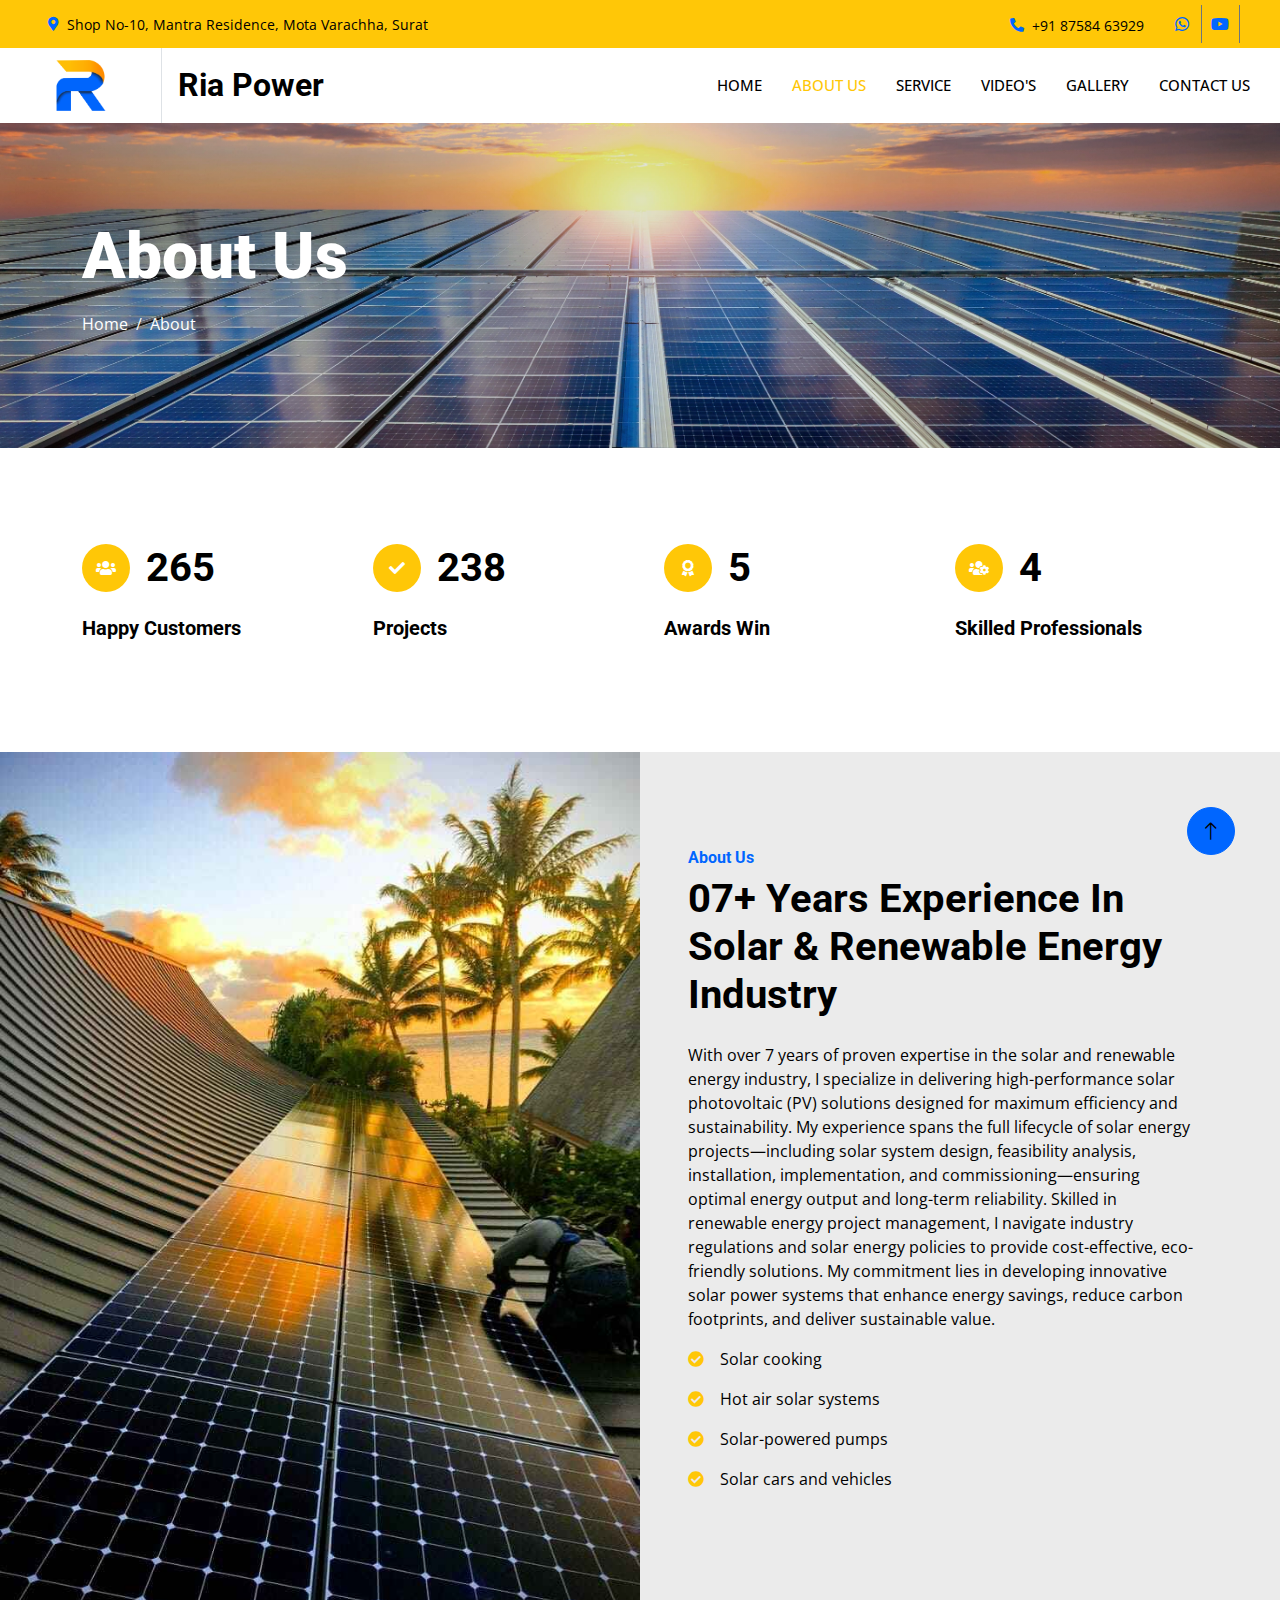
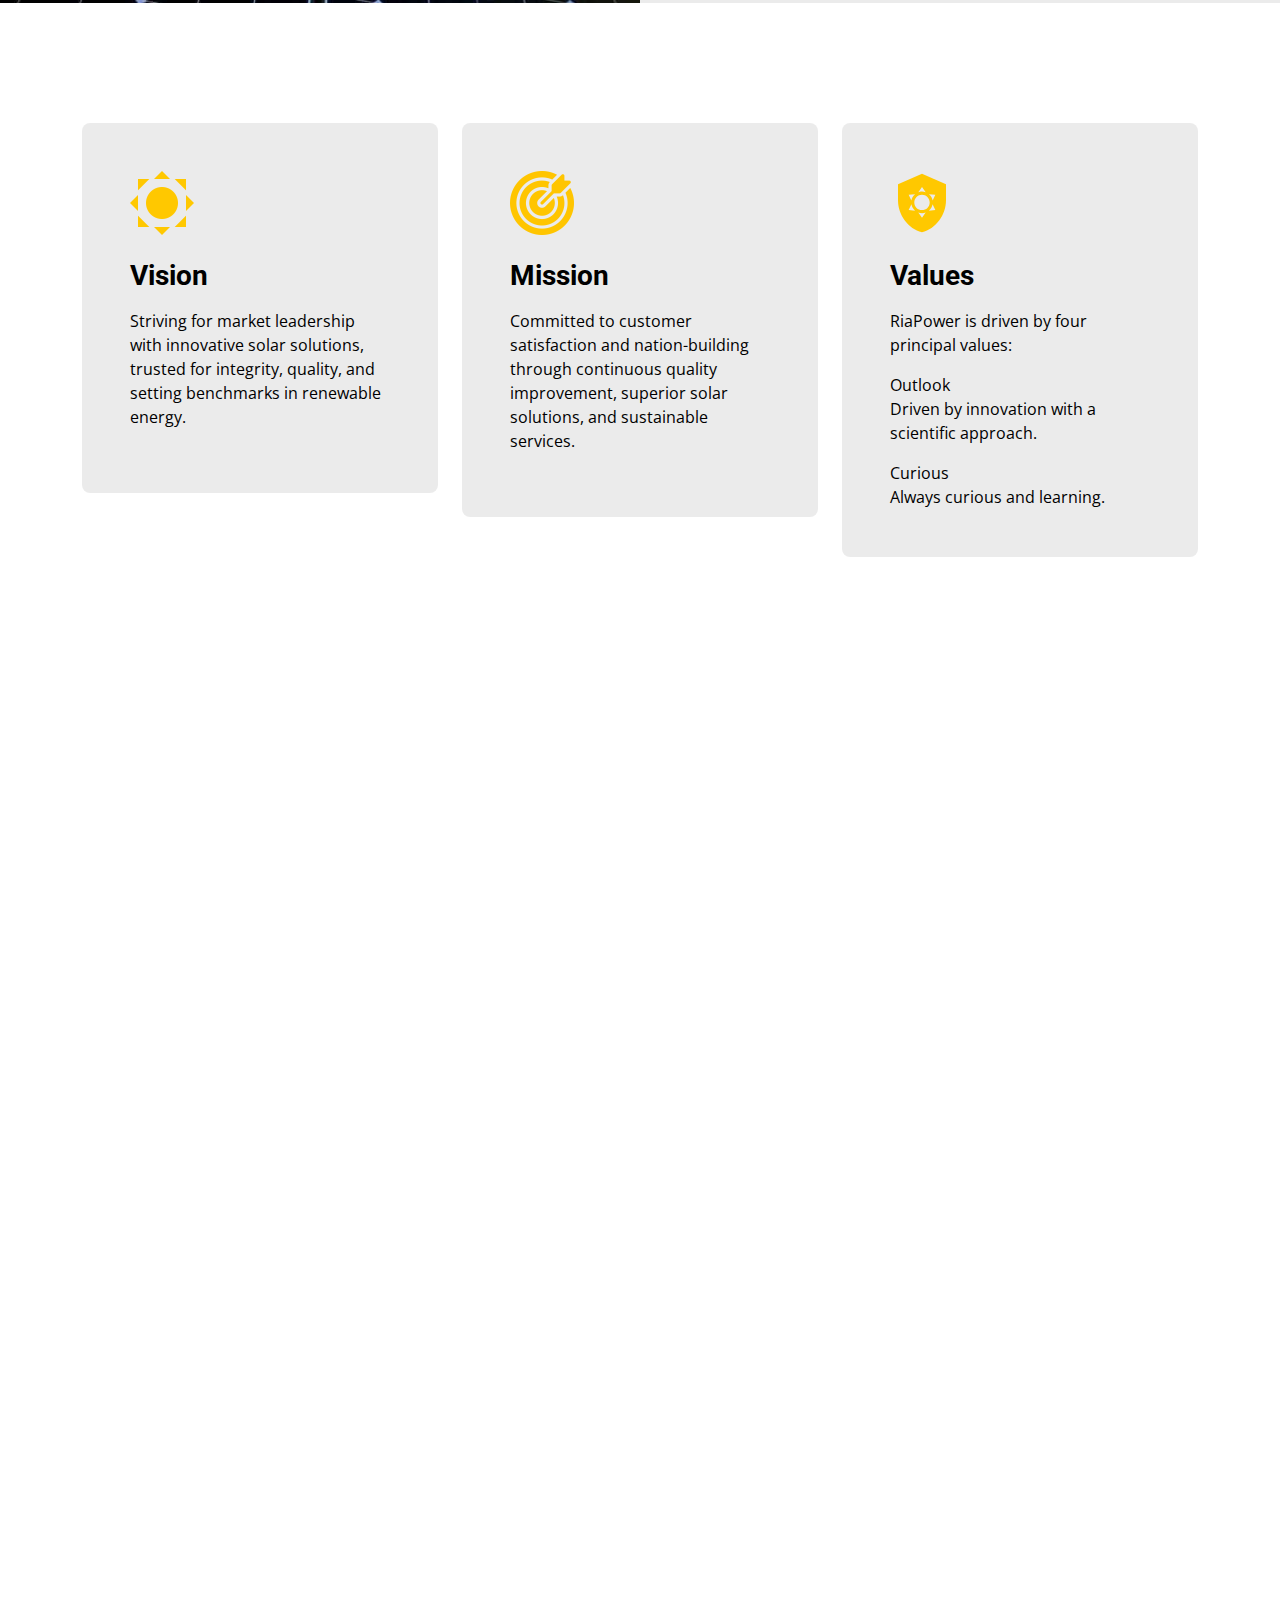
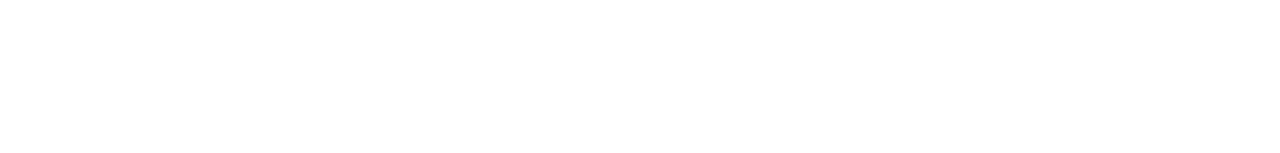
<file: about.html>
<!DOCTYPE html>
<html lang="en">

<head>
    <meta charset="utf-8">
    <title>Ria Power</title>
    <meta content="width=device-width, initial-scale=1.0" name="viewport">
    <meta
        content="Solar panels, Solar energy solutions, Solar power systems, Solar panel installation, Best solar panels, Solar energy company, Residential solar panels, Commercial solar solutions, Rooftop solar panels, Solar power for homes"
        name="keywords">
    <meta
        content="Discover high-quality solar panels and renewable energy solutions for homes and businesses. Expert installation, affordable pricing, and sustainable power."
        name="description">

    <!-- Favicon -->
    <link
        href="https://play-lh.googleusercontent.com/qIkhTcMBIQW3E0lfxvTkukBCJlozgoL68djg_LPkdms0RtFsFh8lc9XGiCRZfPGtKVss=w400-h700-rw"
        rel="icon">

    <!-- Google Web Fonts -->
    <link rel="preconnect" href="https://fonts.googleapis.com">
    <link rel="preconnect" href="https://fonts.gstatic.com" crossorigin>
    <link
        href="https://fonts.googleapis.com/css2?family=Open+Sans:wght@400;500&family=Roboto:wght@500;700;900&display=swap"
        rel="stylesheet">

    <!-- Icon Font Stylesheet -->
    <link href="https://cdnjs.cloudflare.com/ajax/libs/font-awesome/5.10.0/css/all.min.css" rel="stylesheet">
    <link href="https://cdn.jsdelivr.net/npm/bootstrap-icons@1.4.1/font/bootstrap-icons.css" rel="stylesheet">

    <!-- Libraries Stylesheet -->
    <link href="lib/animate/animate.min.css" rel="stylesheet">
    <link href="lib/owlcarousel/assets/owl.carousel.min.css" rel="stylesheet">
    <link href="lib/lightbox/css/lightbox.min.css" rel="stylesheet">

    <!-- Customized Bootstrap Stylesheet -->
    <link href="css/bootstrap.min.css" rel="stylesheet">

    <!-- Template Stylesheet -->
    <link href="css/style.css" rel="stylesheet">
</head>

<body class="b1-text">

    <!-- Topbar Start -->
    <div class="container-fluid bg p-0">
        <div class="row gx-0 d-none d-lg-flex">
            <div class="col-lg-7 px-5 text-start">
                <div class="h-100 d-inline-flex align-items-center me-4">
                    <small class="fa fa-map-marker-alt text-primary me-2 icon"></small>
                    <small class="text">Shop No-10, Mantra Residence, Mota Varachha, Surat</small>
                </div>
                <div class="h-100 d-inline-flex align-items-center">
                    <small class="far fa-clock text-primary me-2 icon"></small>
                    <small class="text">Mon - Satur : 09:00 AM - 07:00 PM</small>
                </div>
            </div>
            <div class="col-lg-5 px-5 text-end">
                <div class="h-100 d-inline-flex align-items-center me-4">
                    <small class="fa fa-phone-alt text-primary me-2 icon"></small>
                    <small class="text">+91 87584 63929</small>
                </div>
                <div class="h-100 d-inline-flex align-items-center mx-n2">
                    <a class="btn btn-square btn-link rounded-0 border-0 border-end border-secondary"
                        href="https://wa.me/918758463929"><i class="fab fa-whatsapp icon"></i></a>
                    <a class="btn btn-square btn-link rounded-0 border-0 border-end border-secondary"
                        href="https://youtube.com/@riapower24?si=PCirU80cd9r82BQp"><i
                            class="fab fa-youtube icon"></i></a>
                </div>
            </div>
        </div>
    </div>
    <!-- Topbar End -->


    <!-- Navbar Start -->
    <nav class="navbar navbar-expand-lg bg- navbar-light sticky-top p-0 bg-light">
        <img src="img/logo.png" class="navbar-brand d-flex align-items-center border-end px-4 px-lg-5" alt="logo">
        <h2 class="m-0 text">Ria Power</h2>
        </img>
        <button type="button" class="navbar-toggler me-4" data-bs-toggle="collapse" data-bs-target="#navbarCollapse">
            <span class="navbar-toggler-icon"></span>
        </button>
        <div class="collapse navbar-collapse" id="navbarCollapse">
            <div class="navbar-nav ms-auto p-4 p-lg-0">
                <a href="index.html" class="nav-item nav-link">Home</a>
                <a href="about.html" class="nav-item nav-link active">About Us</a>
                <a href="service.html" class="nav-item nav-link">Service</a>
                <a href="video.html" class="nav-item nav-link">Video's</a>
                <a href="gallery.html" class="nav-item nav-link">Gallery</a>
                <a href="contact.html" class="nav-item nav-link">Contact Us</a>
            </div>
        </div>
    </nav>
    <!-- Navbar End -->


    <!-- Page Header Start -->
    <div class="container-fluid page-header py-5 mb-5">
        <div class="container py-5">
            <h1 class="display-3 text-white mb-3 animated slideInDown">About Us</h1>
            <nav aria-label="breadcrumb animated slideInDown">
                <ol class="breadcrumb">
                    <li class="breadcrumb-item"><a class="text-white" href="index.html">Home</a></li>
                    <li class="breadcrumb-item text-white active" aria-current="page">About</li>
                </ol>
            </nav>
        </div>
    </div>
    <!-- Page Header End -->


    <!-- Feature Start -->
    <div class="container-xxl py-5">
        <div class="container">
            <div class="row g-5">
                <div class="col-md-6 col-lg-3 wow fadeIn" data-wow-delay="0.1s">
                    <div class="d-flex align-items-center mb-4">
                        <div class="btn-lg-square bg-primary rounded-circle me-3">
                            <i class="fa fa-users text-white"></i>
                        </div>
                        <h1 class="mb-0" data-toggle="counter-up">999</h1>
                    </div>
                    <h5 class="mb-3">Happy Customers</h5>
                </div>
                <div class="col-md-6 col-lg-3 wow fadeIn" data-wow-delay="0.3s">
                    <div class="d-flex align-items-center mb-4">
                        <div class="btn-lg-square bg-primary rounded-circle me-3">
                            <i class="fa fa-check text-white"></i>
                        </div>
                        <h1 class="mb-0" data-toggle="counter-up">899</h1>
                    </div>
                    <h5 class="mb-3">Projects</h5>
                </div>
                <div class="col-md-6 col-lg-3 wow fadeIn" data-wow-delay="0.5s">
                    <div class="d-flex align-items-center mb-4">
                        <div class="btn-lg-square bg-primary rounded-circle me-3">
                            <i class="fa fa-award text-white"></i>
                        </div>
                        <h1 class="mb-0" data-toggle="counter-up">18</h1>
                    </div>
                    <h5 class="mb-3">Awards Win</h5>
                </div>
                <div class="col-md-6 col-lg-3 wow fadeIn" data-wow-delay="0.7s">
                    <div class="d-flex align-items-center mb-4">
                        <div class="btn-lg-square bg-primary rounded-circle me-3">
                            <i class="fa fa-users-cog text-white"></i>
                        </div>
                        <h1 class="mb-0" data-toggle="counter-up">15</h1>
                    </div>
                    <h5 class="mb-3">Skilled Professionals</h5>
                </div>
            </div>
        </div>
    </div>
    <!-- Feature Start -->


    <!-- About Start -->
    <div class="container-fluid bg- overflow-hidden my-5 px-lg-0 about-bg">
        <div class="container about px-lg-0">
            <div class="row g-0 mx-lg-0">
                <div class="col-lg-6 ps-lg-0 wow fadeIn quote" data-wow-delay="0.1s">
                    <div class="position-relative h-100">
                        <img class="position-absolute img-fluid w-100 h-100" src="img/about.jpg"
                            style="object-fit: cover;" alt="img">
                    </div>
                </div>
                <div class="col-lg-6 about-text py-5 wow fadeIn" data-wow-delay="0.5s">
                    <div class="p-lg-5 pe-lg-0">
                        <h6 class="text-primary">About Us</h6>
                        <h1 class="mb-4 bg-1">07+ Years Experience In Solar & Renewable Energy
                            Industry</h1>
                        <p class="bg-1">With over 7 years of proven expertise in the solar and renewable energy
                            industry, I specialize in delivering high-performance solar photovoltaic (PV) solutions
                            designed for maximum efficiency and sustainability. My experience spans the full lifecycle
                            of solar energy projects—including solar system design, feasibility analysis, installation,
                            implementation, and commissioning—ensuring optimal energy output and long-term reliability.
                            Skilled in renewable energy project management, I navigate industry regulations and solar
                            energy policies to provide cost-effective, eco-friendly solutions. My commitment lies in
                            developing innovative solar power systems that enhance energy savings, reduce carbon
                            footprints, and deliver sustainable value.</p>

                        <p class="bg-1"><i class="fa fa-check-circle text- me-3" style="color: #FFC707;"></i>Solar
                            cooking</p>
                        <p class="bg-1"><i class="fa fa-check-circle text- me-3" style="color: #FFC707;"></i>Hot air
                            solar systems</p>
                        <p class="bg-1"><i class="fa fa-check-circle text- me-3"
                                style="color: #FFC707;"></i>Solar-powered pumps</p>
                        <p class="bg-1"><i class="fa fa-check-circle text- me-3" style="color: #FFC707;"></i>Solar cars
                            and vehicles</p>
                    </div>
                </div>
            </div>
        </div>
    </div><br>
    <!-- About End -->

    <!-- Commitment-->
    <div class="bg-clr-black padding btm-2x">
        <div class="container">
            <div class="row mt-5 blocks">
                <div class="col-md-6 col-lg-4">
                    <div class="card border-0 p-3 p-md-5 about-bg commitment">
                        <div class="card-body p-0">
                            <div class="icon clr-primary2 mb-4">
                                <img class="commitment-icon" src="img/weather-sunny-icon.png" loading="lazy" alt="icon">
                            </div>
                            <h3 class="sub-title text fw-700 mb-3">Vision</h3>
                            <p class="text">Striving for market leadership with innovative solar solutions, trusted for
                                integrity, quality, and setting benchmarks in renewable energy.</p>
                        </div>
                    </div><br>
                </div><br><br>
                <div class="col-md-6 col-lg-4">
                    <div class="card border-0 p-3 p-md-5 about-bg">
                        <div class="card-body p-0">
                            <div class="icon clr-primary2 mb-4">
                                <img class="commitment-icon" src="img/mission.png" loading="lazy" alt="icon">
                            </div>
                            <h3 class="sub-title text fw-700 mb-3">Mission</h3>
                            <p class="text">Committed to customer satisfaction and nation-building through continuous
                                quality improvement, superior solar solutions, and sustainable services.</p>
                        </div>
                    </div><br>
                </div><br><br>
                <div class="col-md-6 col-lg-4">
                    <div class="card border-0 p-3 p-md-5 about-bg">
                        <div class="card-body p-0">
                            <div class="icon clr-primary2 mb-4">
                                <svg xmlns="http://www.w3.org/2000/svg" class="commitment-icon" viewBox="0 0 24 24"
                                    alt="icon">
                                    <path fill="#ffc800"
                                        d="M12 1L3 5v6c0 5.55 3.84 10.74 9 12c5.16-1.26 9-6.45 9-12V5zm0 7.89c1.6 0 2.89 1.29 2.89 2.89S13.6 14.67 12 14.67s-2.89-1.3-2.89-2.89s1.3-2.89 2.89-2.89M12 6l1.38 2q-.63-.27-1.38-.27c-.75 0-.95.09-1.38.27zM7 8.89l2.4-.2c-.34.31-.66.65-.9 1.07c-.25.42-.4.86-.5 1.32zm0 5.78l1.03-2.17c.08.43.24.88.47 1.3c.25.43.56.79.9 1.08zm10-5.78l-1 2.19c-.1-.46-.26-.9-.5-1.32s-.55-.76-.9-1.08zm0 5.78l-2.4.2c.34-.29.65-.65.9-1.07c.24-.42.39-.87.47-1.3zm-5 2.88l-1.39-1.98c.43.15.89.25 1.39.25s.95-.1 1.37-.25z" />
                                </svg>
                            </div>
                            <h3 class="sub-title text fw-700 mb-3">Values</h3>
                            <p class="text">RiaPower is driven by four principal values:</p>
                            <p class="text"><span class="d-block fw-700">Outlook</span>Driven by innovation with a
                                scientific approach.</p>
                            <p class="mb-0 text"><span class="d-block fw-700">Curious</span>Always curious and learning.
                            </p>
                        </div>
                    </div>
                </div>
            </div>
        </div>
    </div><br><br>
    <!--Commitment-->

    <!-- Team Start -->
    <div class="container-xxl py-5">
        <div class="container">
            <div class="text-center mx-auto mb-5 wow fadeInUp projects" data-wow-delay="0.1s">
                <h6 class="text-primary">Owner</h6>
                <h1 class="mb-4 text">Owner in Ria Power</h1>
            </div>
            <div class="row g-4">
                <div class="col-lg-4 col-md-6 wow fadeInUp team" data-wow-delay="0.3s">
                    <div class="team-item rounded overflow-hidden about-bg">
                        <div class="d-flex">
                            <img class="img-fluid w-75" src="img/team-2.png" alt="img">
                            <div class="team-social w-25">
                                <a class="btn btn-lg-square btn-outline-primary rounded-circle mt-3"
                                    href="https://wa.me/918758463929"><i class="fab fa-whatsapp"></i></a>
                                <a class="btn btn-lg-square btn-outline-primary rounded-circle mt-3"
                                    href="https://youtube.com/@RiaPower-27?si=lfnXkGAmnZ8qcXNq"><i
                                        class="fab fa-youtube"></i></a>
                            </div>
                        </div>
                        <div class="p-4">
                            <h5 class="text">Prafulbhai Jogani</h5>
                            <span class="text">Owner</span>
                        </div>
                    </div>
                </div>
            </div>
        </div>
    </div>
    <!-- Team End -->


    <!-- Footer Start -->
    <div class="container-fluid bg- text-body footer mt-5 pt-5 wow fadeIn about-bg" data-wow-delay="0.1s">
        <div class="container py-5">
            <div class="row g-5">
                <div class="col-lg-3 col-md-6">
                    <h4 class="text- mb-4 text">Address</h4>
                    <p class="mb-2 text"><i class="fa fa-map-marker-alt me-3 footer-icon"></i><a class="text text:hover"
                            href="https://maps.app.goo.gl/Wkv6BxSyrqv66Ai6A">Shop No-10, Mantra Residence, Abrama Rd,
                            Mota Varachha,
                            Surat, Gujarat, India - 394101</a></p>
                    <small class="far fa-clock text-black me-2 footer-icon"></small>
                    <small class="text">Mon - Satur : 09:00 AM - 07:00 PM</small><br>
                    <p class="mb-2 text"><i class="fa fa-phone-alt me-3 footer-icon"></i><a class="text text:hover"
                            href="tel:+918758463929">+91 87584 63929</a></p>
                    <p class="mb-2 text"><i class="fa fa-envelope me-3 footer-icon"></i><a class="text text:hover"
                            href="mailto:riapower24@gmail.com">riapower24@gmail.com</a></p>
                    <div class="d-flex pt-2">
                        <a class="btn btn-square btn-outline-light btn-social text" href="https://wa.me/918758463929"><i
                                class="fab fa-whatsapp footer-icon2"></i></a>
                        <a class="btn btn-square btn-outline-light btn-social text"
                            href="https://youtube.com/@RiaPower-27?si=lfnXkGAmnZ8qcXNq"><i
                                class="fab fa-youtube footer-icon2"></i></a>
                    </div>
                </div>
                <div class="col-lg-2 col-md-6">
                </div>
                <div class="col-lg-4 col-md-6">
                    <h4 class="text- mb-4">Quick Links</h4>
                    <a class="btn btn-link" href="about.html">About Us</a>
                    <a class="btn btn-link" href="service.html">Service</a>
                    <a class="btn btn-link" href="project.html">Video's</a>
                    <a class="btn btn-link" href="gallery.html">Gallery</a>
                    <a class="btn btn-link" href="contact.html">Contact Us</a>
                </div>
                <div class="col-lg-3 col-md-6">
                    <h4 class="text- mb-4 text">Project Gallery</h4>
                    <div class="row g-2">
                        <div class="col-4">
                            <img class="img-fluid rounded" src="img/gallery-1.jpg" alt="Gallery img">
                        </div>
                        <div class="col-4">
                            <img class="img-fluid rounded" src="img/gallery-2.jpg" alt="Gallery img">
                        </div>
                        <div class="col-4">
                            <img class="img-fluid rounded" src="img/gallery-3.jpg" alt="Gallery img">
                        </div>
                        <div class="col-4">
                            <img class="img-fluid rounded" src="img/gallery-4.jpg" alt="Gallery img">
                        </div>
                        <div class="col-4">
                            <img class="img-fluid rounded" src="img/gallery-5.jpg" alt="Gallery img">
                        </div>
                        <div class="col-4">
                            <img class="img-fluid rounded" src="img/gallery-6.jpg" alt="Gallery img">
                        </div>
                    </div>
                </div>
            </div>
        </div>
        <div class="container">
            <div class="copyright">
                <div class="row">
                    <div class="col-md-6 text-center text-md-start mb-3 mb-md-0 text">
                        Copyright &copy; <a href="index.html">2024 Ria Power Pvt.Ltd.</a>All
                        rights reserved.
                    </div>
                    <div class="col-md-6 text-center text-md-end text">
                        Designed By <a href="#">S A Vadaliya</a>
                    </div>
                </div>
            </div>
        </div>
    </div>
    <!-- Footer End -->


    <!-- Back to Top -->
    <a href="#" class="btn btn-lg btn-primary btn-lg-square rounded-circle back-to-top"><i
            class="bi bi-arrow-up"></i></a>


    <!-- JavaScript Libraries -->
    <script src="https://code.jquery.com/jquery-3.4.1.min.js"></script>
    <script src="https://cdn.jsdelivr.net/npm/bootstrap@5.0.0/dist/js/bootstrap.bundle.min.js"></script>
    <script src="lib/wow/wow.min.js"></script>
    <script src="lib/easing/easing.min.js"></script>
    <script src="lib/waypoints/waypoints.min.js"></script>
    <script src="lib/counterup/counterup.min.js"></script>
    <script src="lib/owlcarousel/owl.carousel.min.js"></script>
    <script src="lib/isotope/isotope.pkgd.min.js"></script>
    <script src="lib/lightbox/js/lightbox.min.js"></script>

    <!-- Template Javascript -->
    <script src="js/main.js"></script>
</body>

</html>
</file>
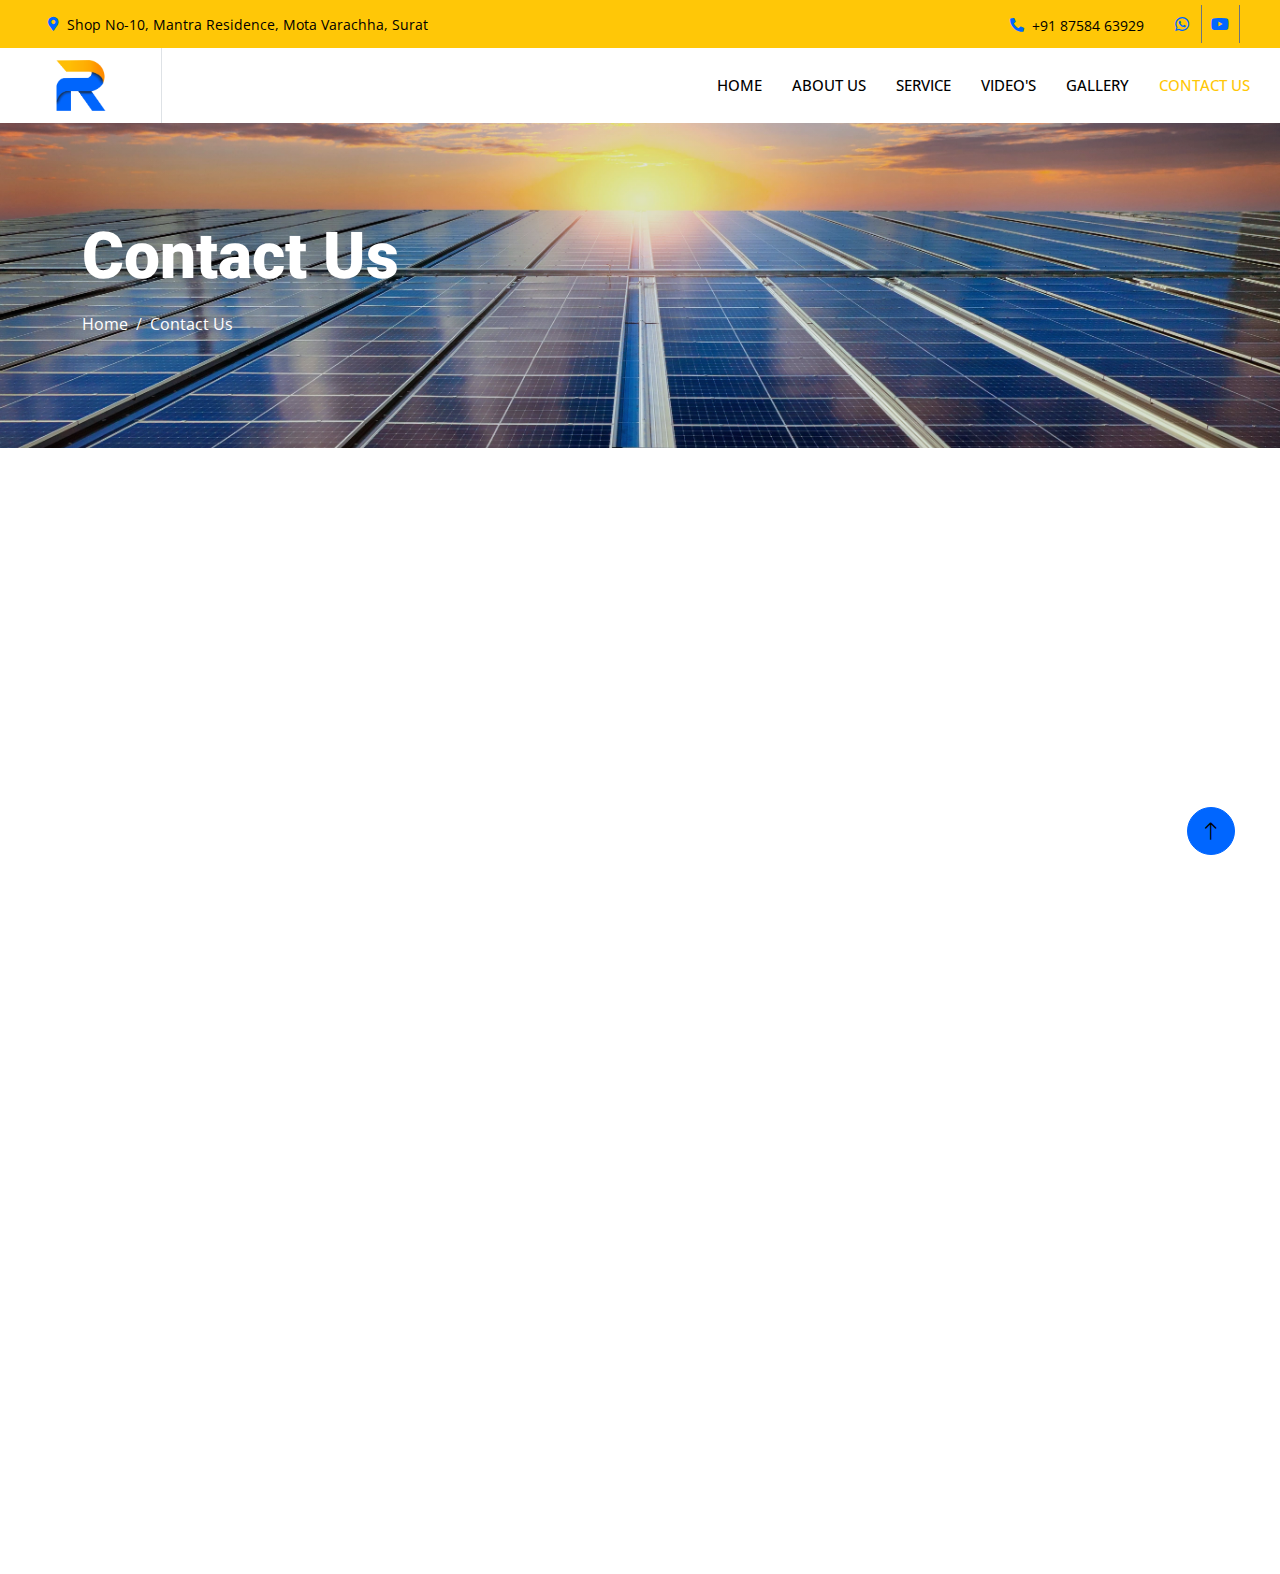
<file: contact.html>
<!DOCTYPE html>
<html lang="en">

<head>
    <meta charset="utf-8">
    <title>Ria Power</title>
    <meta content="width=device-width, initial-scale=1.0" name="viewport">
    <meta
        content="Solar panels, Solar energy solutions, Solar power systems, Solar panel installation, Best solar panels, Solar energy company, Residential solar panels, Commercial solar solutions, Rooftop solar panels, Solar power for homes"
        name="keywords">
    <meta
        content="Discover high-quality solar panels and renewable energy solutions for homes and businesses. Expert installation, affordable pricing, and sustainable power."
        name="description">

    <!-- Favicon -->
    <link
        href="https://play-lh.googleusercontent.com/qIkhTcMBIQW3E0lfxvTkukBCJlozgoL68djg_LPkdms0RtFsFh8lc9XGiCRZfPGtKVss=w400-h700-rw"
        rel="icon">

    <!-- Google Web Fonts -->
    <link rel="preconnect" href="https://fonts.googleapis.com">
    <link rel="preconnect" href="https://fonts.gstatic.com" crossorigin>
    <link
        href="https://fonts.googleapis.com/css2?family=Open+Sans:wght@400;500&family=Roboto:wght@500;700;900&display=swap"
        rel="stylesheet">

    <!-- Icon Font Stylesheet -->
    <link href="https://cdnjs.cloudflare.com/ajax/libs/font-awesome/5.10.0/css/all.min.css" rel="stylesheet">
    <link href="https://cdn.jsdelivr.net/npm/bootstrap-icons@1.4.1/font/bootstrap-icons.css" rel="stylesheet">

    <!-- Libraries Stylesheet -->
    <link href="lib/animate/animate.min.css" rel="stylesheet">
    <link href="lib/owlcarousel/assets/owl.carousel.min.css" rel="stylesheet">
    <link href="lib/lightbox/css/lightbox.min.css" rel="stylesheet">

    <!-- Customized Bootstrap Stylesheet -->
    <link href="css/bootstrap.min.css" rel="stylesheet">

    <!-- Template Stylesheet -->
    <link href="css/style.css" rel="stylesheet">
</head>

<body class="b1-text">

    <!-- Topbar Start -->
    <div class="container-fluid bg p-0">
        <div class="row gx-0 d-none d-lg-flex">
            <div class="col-lg-7 px-5 text-start">
                <div class="h-100 d-inline-flex align-items-center me-4">
                    <small class="fa fa-map-marker-alt text-primary me-2 icon"></small>
                    <small class="text">Shop No-10, Mantra Residence, Mota Varachha, Surat</small>
                </div>
                <div class="h-100 d-inline-flex align-items-center">
                    <small class="far fa-clock text-primary me-2 icon"></small>
                    <small class="text">Mon - Satur : 09:00 AM - 07:00 PM</small>
                </div>
            </div>
            <div class="col-lg-5 px-5 text-end">
                <div class="h-100 d-inline-flex align-items-center me-4">
                    <small class="fa fa-phone-alt text-primary me-2 icon"></small>
                    <small class="text">+91 87584 63929</small>
                </div>
                <div class="h-100 d-inline-flex align-items-center mx-n2">
                    <a class="btn btn-square btn-link rounded-0 border-0 border-end border-secondary"
                        href="https://wa.me/918758463929"><i class="fab fa-whatsapp icon"></i></a>
                    <a class="btn btn-square btn-link rounded-0 border-0 border-end border-secondary"
                        href="https://youtube.com/@riapower24?si=PCirU80cd9r82BQp"><i
                            class="fab fa-youtube icon"></i></a>
                </div>
            </div>
        </div>
    </div>
    <!-- Topbar End -->


    <!-- Navbar Start -->
    <nav class="navbar navbar-expand-lg bg-white navbar-light sticky-top p-0 nav">
        <img src="img/logo.png" class="navbar-brand d-flex align-items-center border-end px-4 px-lg-5" alt="logo">
        <h2 class="m-0 text"></h2>
        </img>
        <button type="button" class="navbar-toggler me-4" data-bs-toggle="collapse" data-bs-target="#navbarCollapse">
            <span class="navbar-toggler-icon"></span>
        </button>
        <div class="collapse navbar-collapse" id="navbarCollapse">
            <div class="navbar-nav ms-auto p-4 p-lg-0">
                <a href="index.html" class="nav-item nav-link">Home</a>
                <a href="about.html" class="nav-item nav-link">About Us</a>
                <a href="service.html" class="nav-item nav-link">Service</a>
                <a href="video.html" class="nav-item nav-link">Video's</a>
                <a href="gallery.html" class="nav-item nav-link">Gallery</a>
                <a href="contact.html" class="nav-item nav-link active">Contact Us</a>
            </div>
        </div>
    </nav>
    <!-- Navbar End -->


    <!-- Page Header Start -->
    <div class="container-fluid page-header py-5 mb-5">
        <div class="container py-5">
            <h1 class="display-3 text-white mb-3 animated slideInDown">Contact Us</h1>
            <nav aria-label="breadcrumb animated slideInDown">
                <ol class="breadcrumb">
                    <li class="breadcrumb-item"><a class="text-white" href="index.html">Home</a></li>
                    <li class="breadcrumb-item text-white active" aria-current="page">Contact Us</li>
                </ol>
            </nav>
        </div>
    </div>
    <!-- Page Header End -->


    <!-- Get A Quote start -->
    <div class="container-fluid bg-light overflow-hidden px-lg-6 get-s">
        <div class="container contact px-lg-0">
            <div class="row g-0 mx-lg-0">
                <div class="col-lg-12 pe-lg-0 quote">
                    <div class="position-relative h-100 w-100">
                        <iframe class="position-absolute w-100 h-100" style="object-fit: cover;"
                            src="https://www.google.com/maps/embed?pb=!1m18!1m12!1m3!1d1682.5267836916335!2d72.8895531748735!3d21.2514594072695!2m3!1f0!2f0!3f0!3m2!1i1024!2i768!4f13.1!3m3!1m2!1s0x3be04f5329c8fcfd%3A0x60116dba7112e63a!2sRia%20Power!5e1!3m2!1sen!2sin!4v1722442360747!5m2!1sen!2sin"
                            style="border:0;" allowfullscreen="" loading="lazy"
                            referrerpolicy="no-referrer-when-downgrade" title="myFrame"></iframe>
                    </div>
                </div>
            </div>
        </div>
    </div>
    <!-- Get A Quote End -->


    <!-- Footer Start -->
    <div class="container-fluid bg- text-body footer mt-5 pt-5 wow fadeIn about-bg" data-wow-delay="0.1s">
        <div class="container py-5">
            <div class="row g-5">
                <div class="col-lg-3 col-md-6">
                    <h4 class="text- mb-4 text">Address</h4>
                    <p class="mb-2 text"><i class="fa fa-map-marker-alt me-3 footer-icon"></i><a class="text text:hover"
                            href="https://maps.app.goo.gl/Wkv6BxSyrqv66Ai6A">Shop No-10, Mantra Residence, Abrama Rd,
                            Mota Varachha,
                            Surat, Gujarat, India - 394101</a></p>
                    <small class="far fa-clock text-black me-2 footer-icon"></small>
                    <small class="text">Mon - Satur : 09:00 AM - 07:00 PM</small><br>
                    <p class="mb-2 text"><i class="fa fa-phone-alt me-3 footer-icon"></i><a class="text text:hover"
                            href="tel:+918758463929">+91 87584 63929</a></p>
                    <p class="mb-2 text"><i class="fa fa-envelope me-3 footer-icon"></i><a class="text text:hover"
                            href="mailto:riapower24@gmail.com">riapower24@gmail.com</a></p>
                    <div class="d-flex pt-2">
                        <a class="btn btn-square btn-outline-light btn-social text" href="https://wa.me/918758463929"><i
                                class="fab fa-whatsapp footer-icon2"></i></a>
                        <a class="btn btn-square btn-outline-light btn-social text"
                            href="https://youtube.com/@RiaPower-27?si=lfnXkGAmnZ8qcXNq"><i
                                class="fab fa-youtube footer-icon2"></i></a>
                    </div>
                </div>
                <div class="col-lg-2 col-md-6">
                </div>
                <div class="col-lg-4 col-md-6">
                    <h4 class="text- mb-4">Quick Links</h4>
                    <a class="btn btn-link" href="about.html">About Us</a>
                    <a class="btn btn-link" href="service.html">Service</a>
                    <a class="btn btn-link" href="project.html">Video's</a>
                    <a class="btn btn-link" href="gallery.html">Gallery</a>
                    <a class="btn btn-link" href="contact.html">Contact Us</a>
                </div>
                <div class="col-lg-3 col-md-6">
                    <h4 class="text- mb-4 text">Project Gallery</h4>
                    <div class="row g-2">
                        <div class="col-4">
                            <img class="img-fluid rounded" src="img/gallery-1.jpg" alt="Gallery img">
                        </div>
                        <div class="col-4">
                            <img class="img-fluid rounded" src="img/gallery-2.jpg" alt="Gallery img">
                        </div>
                        <div class="col-4">
                            <img class="img-fluid rounded" src="img/gallery-3.jpg" alt="Gallery img">
                        </div>
                        <div class="col-4">
                            <img class="img-fluid rounded" src="img/gallery-4.jpg" alt="Gallery img">
                        </div>
                        <div class="col-4">
                            <img class="img-fluid rounded" src="img/gallery-5.jpg" alt="Gallery img">
                        </div>
                        <div class="col-4">
                            <img class="img-fluid rounded" src="img/gallery-6.jpg" alt="Gallery img">
                        </div>
                    </div>
                </div>
            </div>
        </div>
        <div class="container">
            <div class="copyright">
                <div class="row">
                    <div class="col-md-6 text-center text-md-start mb-3 mb-md-0 text">
                        Copyright &copy; <a href="index.html">2024 Ria Power Pvt.Ltd.</a>All
                        rights reserved.
                    </div>
                    <div class="col-md-6 text-center text-md-end text">
                        Designed By <a href="#">S A Vadaliya</a>
                    </div>
                </div>
            </div>
        </div>
    </div>
    <!-- Footer End -->


    <!-- Back to Top -->
    <a href="#" class="btn btn-lg btn-primary btn-lg-square rounded-circle back-to-top"><i
            class="bi bi-arrow-up"></i></a>


    <!-- JavaScript Libraries -->
    <script src="https://code.jquery.com/jquery-3.4.1.min.js"></script>
    <script src="https://cdn.jsdelivr.net/npm/bootstrap@5.0.0/dist/js/bootstrap.bundle.min.js"></script>
    <script src="lib/wow/wow.min.js"></script>
    <script src="lib/easing/easing.min.js"></script>
    <script src="lib/waypoints/waypoints.min.js"></script>
    <script src="lib/counterup/counterup.min.js"></script>
    <script src="lib/owlcarousel/owl.carousel.min.js"></script>
    <script src="lib/isotope/isotope.pkgd.min.js"></script>
    <script src="lib/lightbox/js/lightbox.min.js"></script>

    <!-- Template Javascript -->
    <script src="js/main.js"></script>
</body>

</html>
</file>
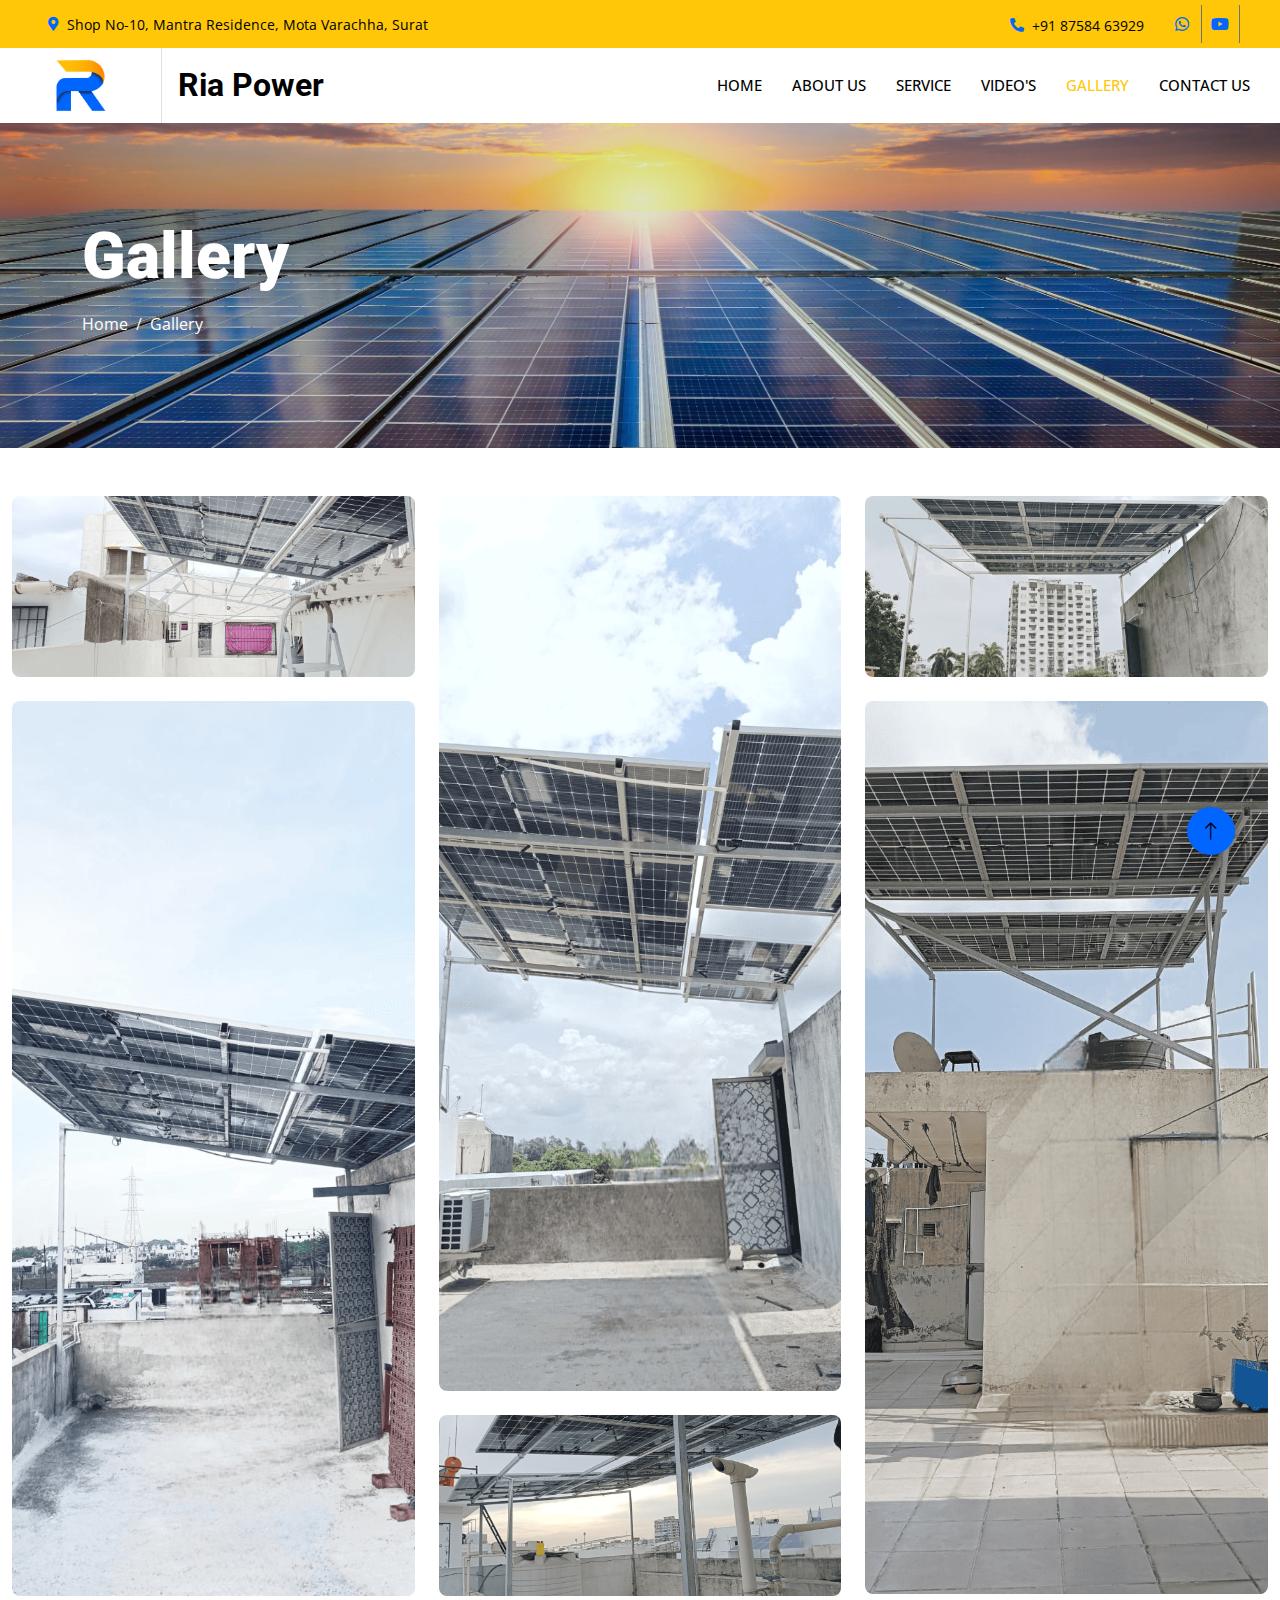
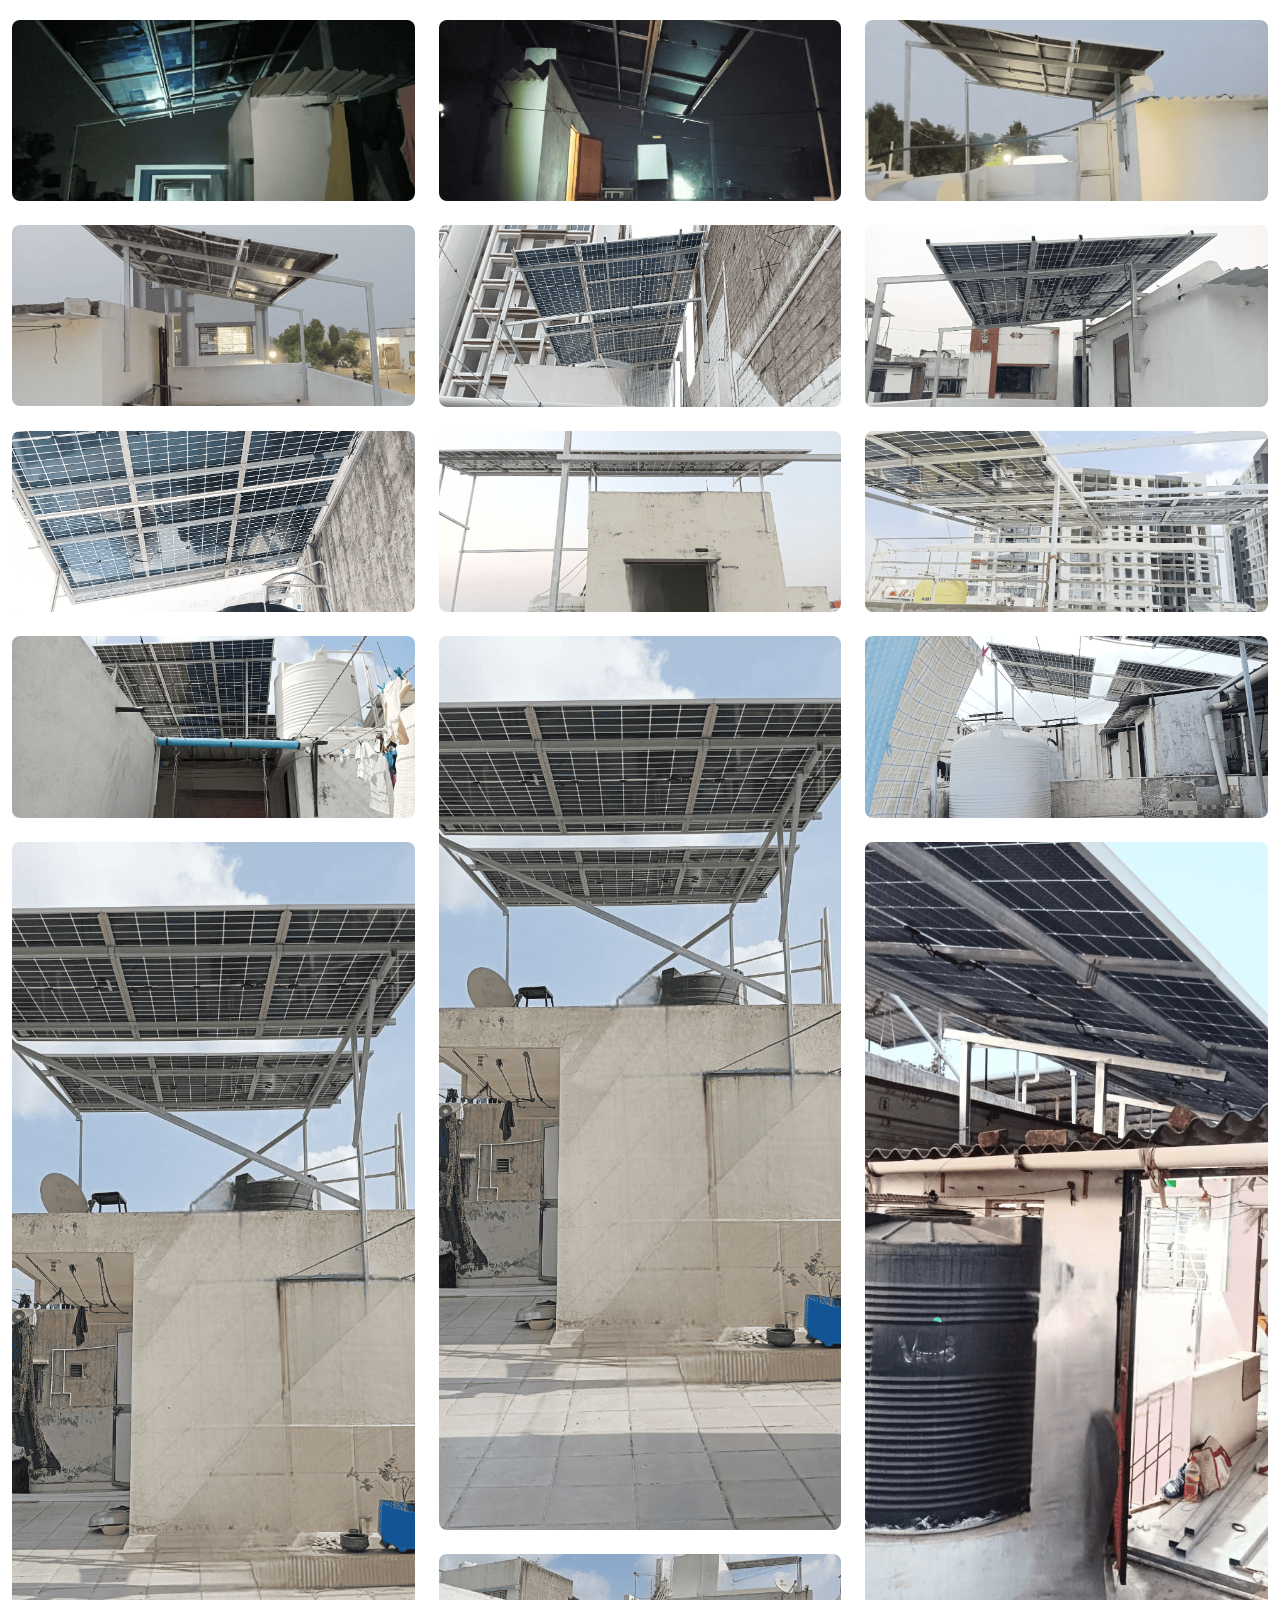
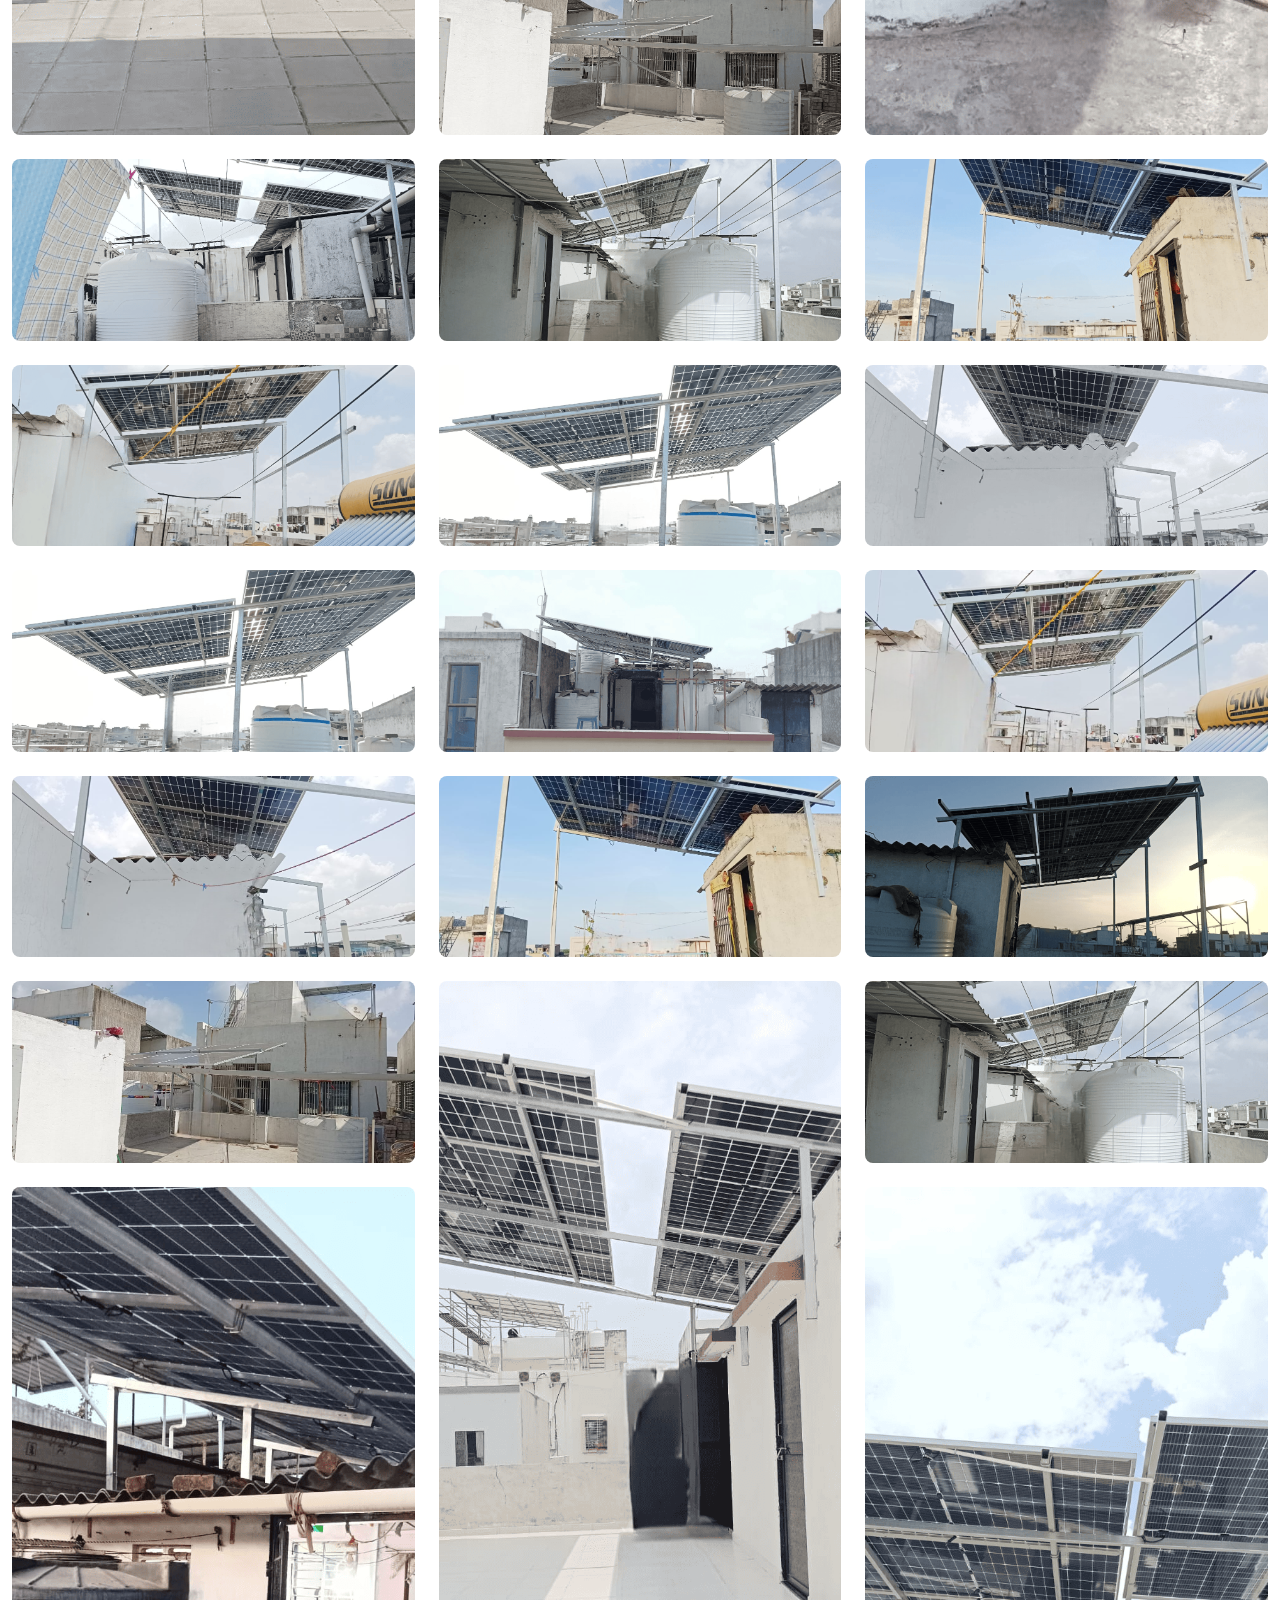
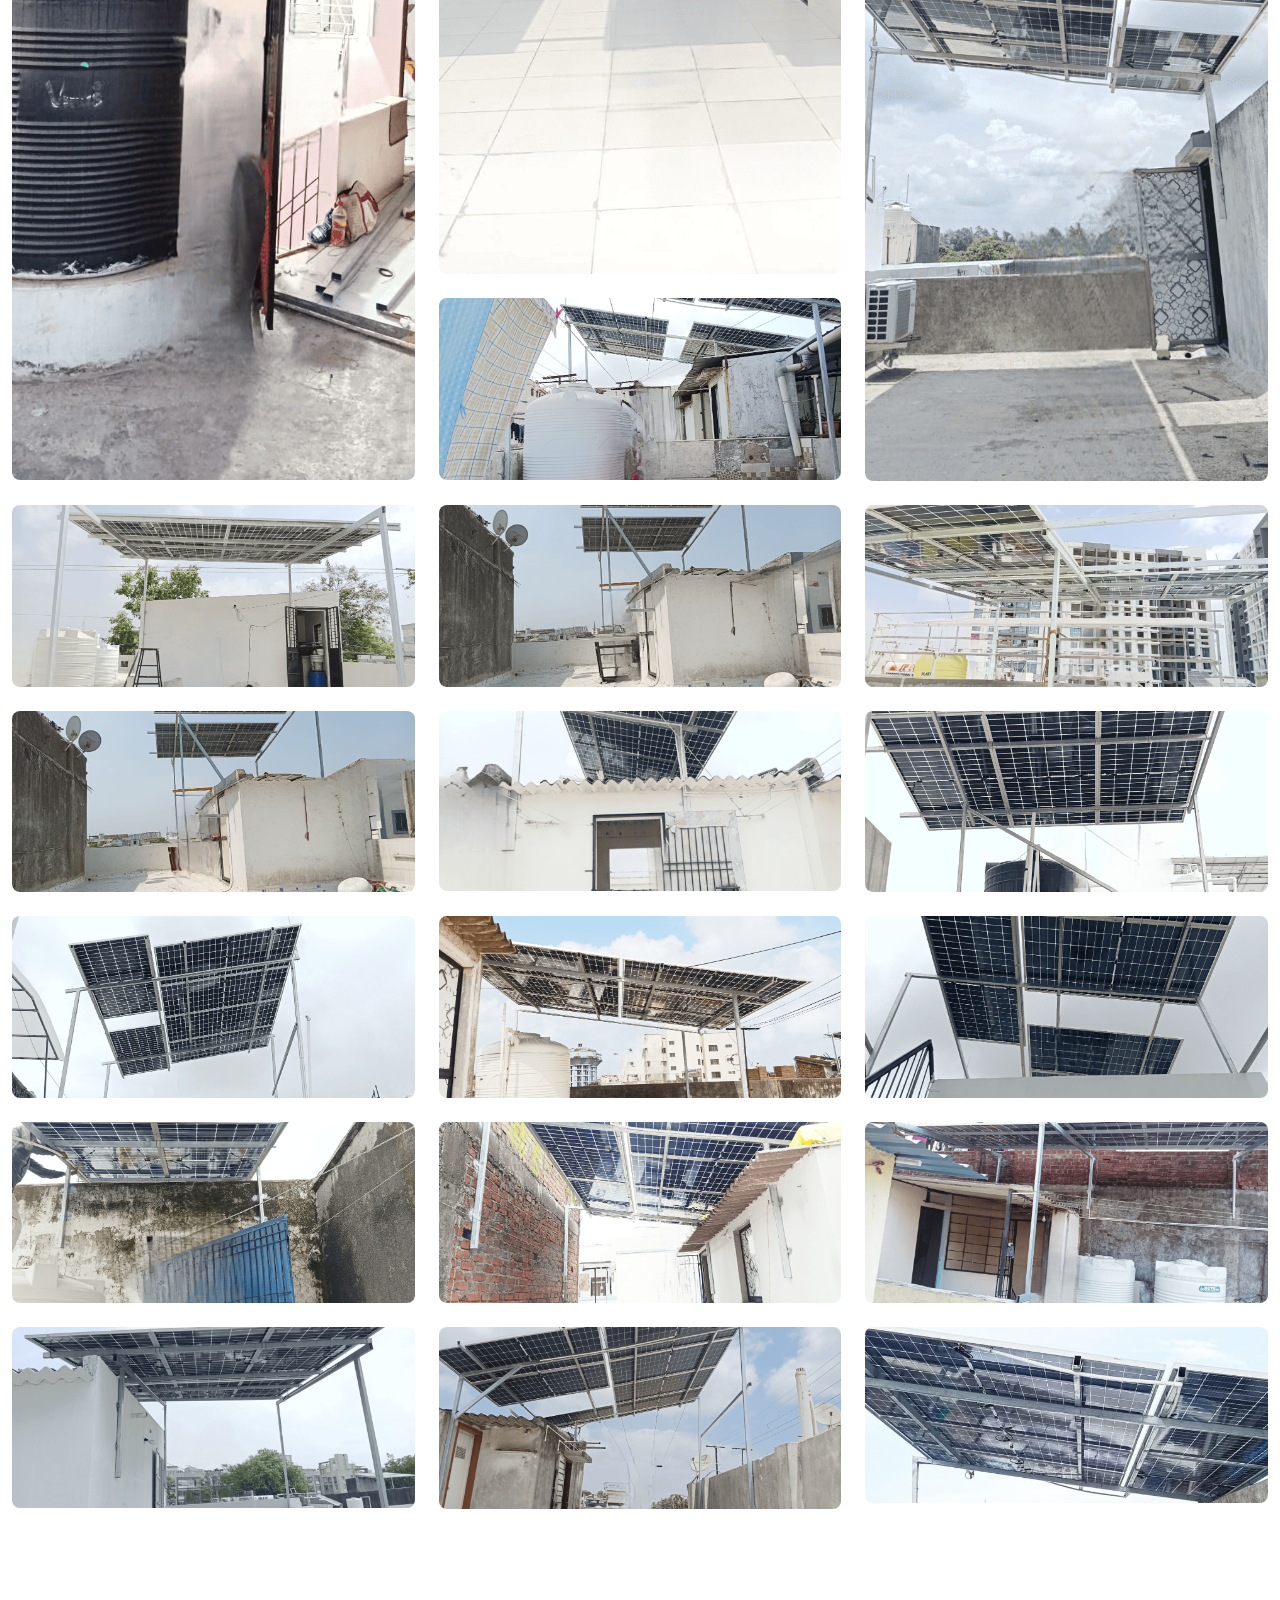
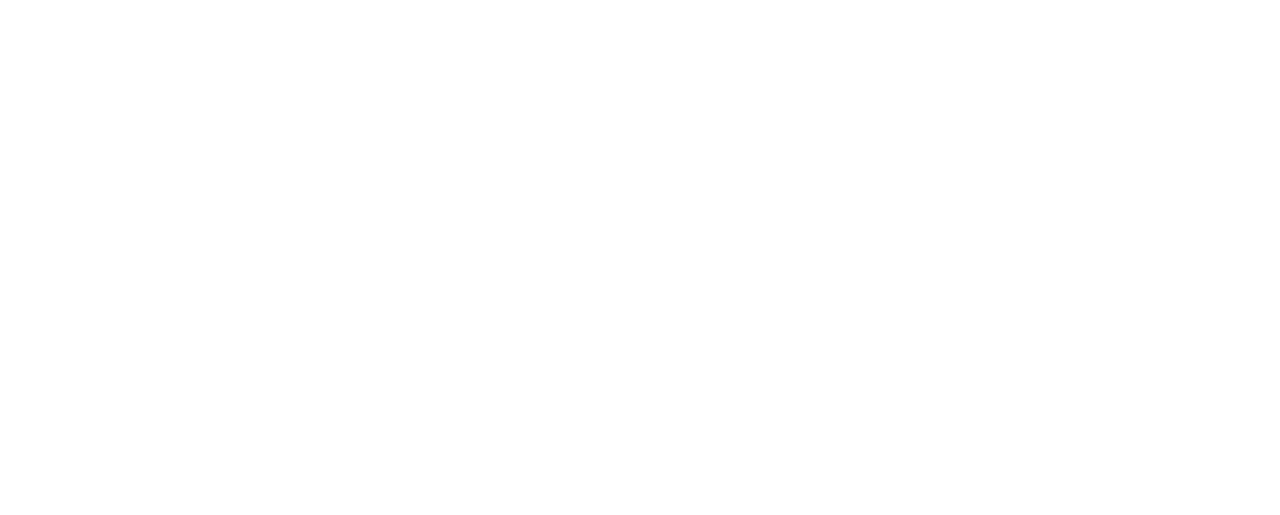
<file: gallery.html>
<!DOCTYPE html>
<html lang="en">

<head>
  <meta charset="utf-8">
  <title>Ria Power</title>
  <meta content="width=device-width, initial-scale=1.0" name="viewport">
  <meta
    content="Solar panels, Solar energy solutions, Solar power systems, Solar panel installation, Best solar panels, Solar energy company, Residential solar panels, Commercial solar solutions, Rooftop solar panels, Solar power for homes"
    name="keywords">
  <meta
    content="Discover high-quality solar panels and renewable energy solutions for homes and businesses. Expert installation, affordable pricing, and sustainable power."
    name="description">

  <!-- Favicon -->
  <link
    href="https://play-lh.googleusercontent.com/qIkhTcMBIQW3E0lfxvTkukBCJlozgoL68djg_LPkdms0RtFsFh8lc9XGiCRZfPGtKVss=w400-h700-rw"
    rel="icon">

  <!-- Google Web Fonts -->
  <link rel="preconnect" href="https://fonts.googleapis.com">
  <link rel="preconnect" href="https://fonts.gstatic.com" crossorigin>
  <link
    href="https://fonts.googleapis.com/css2?family=Open+Sans:wght@400;500&family=Roboto:wght@500;700;900&display=swap"
    rel="stylesheet">

  <!-- Icon Font Stylesheet -->
  <link href="https://cdnjs.cloudflare.com/ajax/libs/font-awesome/5.10.0/css/all.min.css" rel="stylesheet">
  <link href="https://cdn.jsdelivr.net/npm/bootstrap-icons@1.4.1/font/bootstrap-icons.css" rel="stylesheet">

  <!-- Libraries Stylesheet -->
  <link href="lib/animate/animate.min.css" rel="stylesheet">
  <link href="lib/owlcarousel/assets/owl.carousel.min.css" rel="stylesheet">
  <link href="lib/lightbox/css/lightbox.min.css" rel="stylesheet">

  <!-- Customized Bootstrap Stylesheet -->
  <link href="css/bootstrap.min.css" rel="stylesheet">

  <!-- Template Stylesheet -->
  <link href="css/style.css" rel="stylesheet">
</head>

<body class="b1-text">

  <!-- Topbar Start -->
  <div class="container-fluid bg p-0">
    <div class="row gx-0 d-none d-lg-flex">
      <div class="col-lg-7 px-5 text-start">
        <div class="h-100 d-inline-flex align-items-center me-4">
          <small class="fa fa-map-marker-alt text- me-2 icon"></small>
          <small class="text">Shop No-10, Mantra Residence, Mota Varachha, Surat</small>
        </div>
        <div class="h-100 d-inline-flex align-items-center">
          <small class="far fa-clock text- me-2 icon"></small>
          <small class="text">Mon - Satur : 09:00 AM - 07:00 PM</small>
        </div>
      </div>
      <div class="col-lg-5 px-5 text-end">
        <div class="h-100 d-inline-flex align-items-center me-4">
          <small class="fa fa-phone-alt text- me-2 icon"></small>
          <small class="text">+91 87584 63929</small>
        </div>
        <div class="h-100 d-inline-flex align-items-center mx-n2">
          <a class="btn btn-square btn-link rounded-0 border-0 border-end border-secondary"
            href="https://wa.me/918758463929"><i class="fab fa-whatsapp icon"></i></a>
          <a class="btn btn-square btn-link rounded-0 border-0 border-end border-secondary"
            href="https://youtube.com/@RiaPower-27?si=lfnXkGAmnZ8qcXNq"><i class="fab fa-youtube icon"></i></a>
        </div>
      </div>
    </div>
  </div>
  <!-- Topbar End -->


  <!-- Navbar Start -->
  <nav class="navbar navbar-expand-lg bg- navbar-light sticky-top p-0 nav">
    <img src="img/logo.png" class="navbar-brand d-flex align-items-center border-end px-4 px-lg-5" alt="logo">
    <h2 class="m-0 text">Ria Power</h2>
    </img>
    <button type="button" class="navbar-toggler me-4" data-bs-toggle="collapse" data-bs-target="#navbarCollapse">
      <span class="navbar-toggler-icon"></span>
    </button>
    <div class="collapse navbar-collapse" id="navbarCollapse">
      <div class="navbar-nav ms-auto p-4 p-lg-0">
        <a href="index.html" class="nav-item nav-link">Home</a>
        <a href="about.html" class="nav-item nav-link">About Us</a>
        <a href="service.html" class="nav-item nav-link">Service</a>
        <a href="video.html" class="nav-item nav-link">Video's</a>
        <a href="gallery.html" class="nav-item nav-link active">Gallery</a>
        <a href="contact.html" class="nav-item nav-link">Contact Us</a>
      </div>
    </div>
  </nav>
  <!-- Navbar End -->


  <!-- Page Header Start -->
  <div class="container-fluid page-header py-5 mb-5">
    <div class="container py-5">
      <h1 class="display-3 text-white mb-3 animated slideInDown">Gallery</h1>
      <nav aria-label="breadcrumb animated slideInDown">
        <ol class="breadcrumb">
          <li class="breadcrumb-item"><a class="text-white" href="index.html">Home</a></li>
          <li class="breadcrumb-item text-white active" aria-current="page">Gallery</li>
        </ol>
      </nav>
    </div>
  </div>
  <!-- Page Header End -->

  <!-- Gallery -->
  <div>
    <!-- box-1 & long-1 -->
    <div class="m-0 row">
      <div class="col-lg-4 col-md-12 mb-4 mb-lg-0">
        <img src="img/Reviews Pic/box-1.png" class="w-100 shadow-1-strong rounded mb-4"
          alt="Boat on Calm Water" /><!-- left box -->

        <img src="img/Reviews Pic/long-1.png" class="w-100 shadow-1-strong rounded mb-4"
          alt="Wintry Mountain Landscape" /><!-- Left Long -->
      </div>

      <!-- long-2 & box-2 -->
      <div class="col-lg-4 mb-4 mb-lg-0">
        <img src="img/Reviews Pic/long-2.png" class="w-100 shadow-1-strong rounded mb-4"
          alt="Mountains in the Clouds" /><!-- midal long -->

        <img src="img/Reviews Pic/box-2.png" class="w-100 shadow-1-strong rounded mb-4"
          alt="Boat on Calm Water" /><!-- midal box -->
      </div>

      <!--box-3 & long-3-->
      <div class="col-lg-4 mb-4 mb-lg-0">
        <img src="img/Reviews Pic/box-3.png" class="w-100 shadow-1-strong rounded mb-4"
          alt="Waves at Sea" /><!-- right box -->

        <img src="img/Reviews Pic/long-3.png" class="w-100 shadow-1-strong rounded mb-4"
          alt="Yosemite National Park" /><!-- right Long -->
      </div>

      <!--4 & 6 box-->
      <div class="col-lg-4 col-md-12 mb-4 mb-lg-0">
        <img src="img/Reviews Pic/box-4.png" class="w-100 shadow-1-strong rounded mb-4"
          alt="Boat on Calm Water" /><!-- left box -->
      </div>

      <div class="col-lg-4 mb-4 mb-lg-0">
        <img src="img/Reviews Pic/box-5.png" class="w-100 shadow-1-strong rounded mb-4"
          alt="Boat on Calm Water" /><!-- midal box -->
      </div>
      <div class="col-lg-4 mb-4 mb-lg-0">
        <img src="img/Reviews Pic/box-6.png" class="w-100 shadow-1-strong rounded mb-4"
          alt="Waves at Sea" /><!-- right box -->
      </div>

      <!--7 & 9 box-->
      <div class="col-lg-4 col-md-12 mb-4 mb-lg-0">
        <img src="img/Reviews Pic/box-7.png" class="w-100 shadow-1-strong rounded mb-4"
          alt="Boat on Calm Water" /><!-- left box -->
      </div>
      <div class="col-lg-4 mb-4 mb-lg-0">
        <img src="img/Reviews Pic/box-8.png" class="w-100 shadow-1-strong rounded mb-4"
          alt="Boat on Calm Water" /><!-- midal box -->
      </div>
      <div class="col-lg-4 mb-4 mb-lg-0">
        <img src="img/Reviews Pic/box-9.png" class="w-100 shadow-1-strong rounded mb-4"
          alt="Waves at Sea" /><!-- right box -->
      </div>

      <!--10 & 12 box-->
      <div class="col-lg-4 col-md-12 mb-4 mb-lg-0">
        <img src="img/Reviews Pic/box-10.png" class="w-100 shadow-1-strong rounded mb-4"
          alt="Boat on Calm Water" /><!-- left box -->
      </div>
      <div class="col-lg-4 mb-4 mb-lg-0">
        <img src="img/Reviews Pic/box-11.png" class="w-100 shadow-1-strong rounded mb-4"
          alt="Boat on Calm Water" /><!-- midal box -->
      </div>
      <div class="col-lg-4 mb-4 mb-lg-0">
        <img src="img/Reviews Pic/box-12.png" class="w-100 shadow-1-strong rounded mb-4"
          alt="Waves at Sea" /><!-- right box -->
      </div>
    </div>


    <!-- box-13 & long-4 -->
    <div class="m-0 row">
      <div class="col-lg-4 col-md-12 mb-4 mb-lg-0">
        <img src="img/Reviews Pic/box-13.png" class="w-100 shadow-1-strong rounded mb-4"
          alt="Boat on Calm Water" /><!-- left box -->

        <img src="img/Reviews Pic/long-3.png" class="w-100 shadow-1-strong rounded mb-4"
          alt="Wintry Mountain Landscape" /><!-- Left Long -->
      </div>

      <!-- long-5 & box-14 -->
      <div class="col-lg-4 mb-4 mb-lg-0">
        <img src="img/Reviews Pic/long-3.png" class="w-100 shadow-1-strong rounded mb-4"
          alt="Mountains in the Clouds" /><!-- midal long -->

        <img src="img/Reviews Pic/box-14.png" class="w-100 shadow-1-strong rounded mb-4"
          alt="Boat on Calm Water" /><!-- midal box -->
      </div>

      <!--box-15 & long-6-->
      <div class="col-lg-4 mb-4 mb-lg-0">
        <img src="img/Reviews Pic/box-15.png" class="w-100 shadow-1-strong rounded mb-4"
          alt="Waves at Sea" /><!-- right box -->

        <img src="img/Reviews Pic/long-6.png" class="w-100 shadow-1-strong rounded mb-4"
          alt="Yosemite National Park" /><!-- right Long -->
      </div>

      <!--15 & 17 box-->
      <div class="col-lg-4 col-md-12 mb-4 mb-lg-0">
        <img src="img/Reviews Pic/box-15.png" class="w-100 shadow-1-strong rounded mb-4"
          alt="Boat on Calm Water" /><!-- left box -->
      </div>
      <div class="col-lg-4 mb-4 mb-lg-0">
        <img src="img/Reviews Pic/box-16.png" class="w-100 shadow-1-strong rounded mb-4"
          alt="Boat on Calm Water" /><!-- midal box -->
      </div>
      <div class="col-lg-4 mb-4 mb-lg-0">
        <img src="img/Reviews Pic/box-17.png" class="w-100 shadow-1-strong rounded mb-4"
          alt="Waves at Sea" /><!-- right box -->
      </div>

      <!--18 & 20 box-->
      <div class="col-lg-4 col-md-12 mb-4 mb-lg-0">
        <img src="img/Reviews Pic/box-18.png" class="w-100 shadow-1-strong rounded mb-4"
          alt="Boat on Calm Water" /><!-- left box -->
      </div>
      <div class="col-lg-4 mb-4 mb-lg-0">
        <img src="img/Reviews Pic/box-19.png" class="w-100 shadow-1-strong rounded mb-4"
          alt="Boat on Calm Water" /><!-- midal box -->
      </div>
      <div class="col-lg-4 mb-4 mb-lg-0">
        <img src="img/Reviews Pic/box-20.png" class="w-100 shadow-1-strong rounded mb-4"
          alt="Waves at Sea" /><!-- right box -->
      </div>

      <!--21 & 23 box-->
      <div class="col-lg-4 col-md-12 mb-4 mb-lg-0">
        <img src="img/Reviews Pic/box-19.png" class="w-100 shadow-1-strong rounded mb-4"
          alt="Boat on Calm Water" /><!-- left box -->
      </div>
      <div class="col-lg-4 mb-4 mb-lg-0">
        <img src="img/Reviews Pic/box-22.png" class="w-100 shadow-1-strong rounded mb-4"
          alt="Boat on Calm Water" /><!-- midal box -->
      </div>
      <div class="col-lg-4 mb-4 mb-lg-0">
        <img src="img/Reviews Pic/box-23.png" class="w-100 shadow-1-strong rounded mb-4"
          alt="Waves at Sea" /><!-- right box -->
      </div>

      <!--24 & 26 box-->
      <div class="col-lg-4 col-md-12 mb-4 mb-lg-0">
        <img src="img/Reviews Pic/box-24.png" class="w-100 shadow-1-strong rounded mb-4"
          alt="Boat on Calm Water" /><!-- left box -->
      </div>
      <div class="col-lg-4 mb-4 mb-lg-0">
        <img src="img/Reviews Pic/box-25.png" class="w-100 shadow-1-strong rounded mb-4"
          alt="Boat on Calm Water" /><!-- midal box -->
      </div>
      <div class="col-lg-4 mb-4 mb-lg-0">
        <img src="img/Reviews Pic/box-26.png" class="w-100 shadow-1-strong rounded mb-4"
          alt="Waves at Sea" /><!-- right box -->
      </div>
    </div>


    <!-- box-27 & long-6 -->
    <div class="m-0 row">
      <div class="col-lg-4 col-md-12 mb-4 mb-lg-0">
        <img src="img/Reviews Pic/box-27.png" class="w-100 shadow-1-strong rounded mb-4"
          alt="Boat on Calm Water" /><!-- left box -->

        <img src="img/Reviews Pic/long-6.png" class="w-100 shadow-1-strong rounded mb-4"
          alt="Wintry Mountain Landscape" /><!-- Left Long -->
      </div>

      <!-- long-7 & box-28 -->
      <div class="col-lg-4 mb-4 mb-lg-0">
        <img src="img/Reviews Pic/long-7.png" class="w-100 shadow-1-strong rounded mb-4"
          alt="Mountains in the Clouds" /><!-- midal long -->

        <img src="img/Reviews Pic/box-28.png" class="w-100 shadow-1-strong rounded mb-4"
          alt="Boat on Calm Water" /><!-- midal box -->
      </div>

      <!--box-29 & long-8-->
      <div class="col-lg-4 mb-4 mb-lg-0">
        <img src="img/Reviews Pic/box-16.png" class="w-100 shadow-1-strong rounded mb-4"
          alt="Waves at Sea" /><!-- right box -->

        <img src="img/Reviews Pic/long-8.png" class="w-100 shadow-1-strong rounded mb-4"
          alt="Yosemite National Park" /><!-- right Long -->
      </div>


      <!--30 & 32 box-->
      <div class="col-lg-4 col-md-12 mb-4 mb-lg-0">
        <img src="img/Reviews Pic/box-30.png" class="w-100 shadow-1-strong rounded mb-4"
          alt="Boat on Calm Water" /><!-- left box -->
      </div>
      <div class="col-lg-4 mb-4 mb-lg-0">
        <img src="img/Reviews Pic/box-31.png" class="w-100 shadow-1-strong rounded mb-4"
          alt="Boat on Calm Water" /><!-- midal box -->
      </div>
      <div class="col-lg-4 mb-4 mb-lg-0">
        <img src="img/Reviews Pic/box-32.png" class="w-100 shadow-1-strong rounded mb-4"
          alt="Waves at Sea" /><!-- right box -->
      </div>

      <!--33 & 35 box-->
      <div class="col-lg-4 col-md-12 mb-4 mb-lg-0">
        <img src="img/Reviews Pic/box-33.png" class="w-100 shadow-1-strong rounded mb-4"
          alt="Boat on Calm Water" /><!-- left box -->
      </div>
      <div class="col-lg-4 mb-4 mb-lg-0">
        <img src="img/Reviews Pic/box-34.png" class="w-100 shadow-1-strong rounded mb-4"
          alt="Boat on Calm Water" /><!-- midal box -->
      </div>
      <div class="col-lg-4 mb-4 mb-lg-0">
        <img src="img/Reviews Pic/box-35.png" class="w-100 shadow-1-strong rounded mb-4"
          alt="Waves at Sea" /><!-- right box -->
      </div>

      <!--36 & 38 box-->
      <div class="col-lg-4 col-md-12 mb-4 mb-lg-0">
        <img src="img/Reviews Pic/box-36.png" class="w-100 shadow-1-strong rounded mb-4"
          alt="Boat on Calm Water" /><!-- left box -->
      </div>
      <div class="col-lg-4 mb-4 mb-lg-0">
        <img src="img/Reviews Pic/box-37.png" class="w-100 shadow-1-strong rounded mb-4"
          alt="Boat on Calm Water" /><!-- midal box -->
      </div>
      <div class="col-lg-4 mb-4 mb-lg-0">
        <img src="img/Reviews Pic/box-38.png" class="w-100 shadow-1-strong rounded mb-4"
          alt="Waves at Sea" /><!-- right box -->
      </div>

      <!--39 & 41 box-->
      <div class="col-lg-4 col-md-12 mb-4 mb-lg-0">
        <img src="img/Reviews Pic/box-39.png" class="w-100 shadow-1-strong rounded mb-4"
          alt="Boat on Calm Water" /><!-- left box -->
      </div>
      <div class="col-lg-4 mb-4 mb-lg-0">
        <img src="img/Reviews Pic/box-40.png" class="w-100 shadow-1-strong rounded mb-4"
          alt="Boat on Calm Water" /><!-- midal box -->
      </div>
      <div class="col-lg-4 mb-4 mb-lg-0">
        <img src="img/Reviews Pic/box-41.png" class="w-100 shadow-1-strong rounded mb-4"
          alt="Waves at Sea" /><!-- right box -->
      </div>

      <!--42 & 44 box-->
      <div class="col-lg-4 col-md-12 mb-4 mb-lg-0">
        <img src="img/Reviews Pic/box-42.png" class="w-100 shadow-1-strong rounded mb-4"
          alt="Boat on Calm Water" /><!-- left box -->
      </div>
      <div class="col-lg-4 mb-4 mb-lg-0">
        <img src="img/Reviews Pic/box-43.png" class="w-100 shadow-1-strong rounded mb-4"
          alt="Boat on Calm Water" /><!-- midal box -->
      </div>
      <div class="col-lg-4 mb-4 mb-lg-0">
        <img src="img/Reviews Pic/box-44.png" class="w-100 shadow-1-strong rounded mb-4"
          alt="Waves at Sea" /><!-- right box -->
      </div>
    </div>
  </div>
  <!-- Gallery -->


  <!-- Footer Start -->
  <div class="container-fluid bg- text-body footer mt-5 pt-5 wow fadeIn about-bg" data-wow-delay="0.1s">
    <div class="container py-5">
      <div class="row g-5">
        <div class="col-lg-3 col-md-6">
          <h4 class="text- mb-4 text">Address</h4>
          <p class="mb-2 text"><i class="fa fa-map-marker-alt me-3 footer-icon"></i><a class="text text:hover"
              href="https://maps.app.goo.gl/Wkv6BxSyrqv66Ai6A">Shop No-10, Mantra Residence, Abrama Rd,
              Mota Varachha,
              Surat, Gujarat, India - 394101</a></p>
          <small class="far fa-clock text-black me-2 footer-icon"></small>
          <small class="text">Mon - Satur : 09:00 AM - 07:00 PM</small><br>
          <p class="mb-2 text"><i class="fa fa-phone-alt me-3 footer-icon"></i><a class="text text:hover"
              href="tel:+918758463929">+91 87584 63929</a></p>
          <p class="mb-2 text"><i class="fa fa-envelope me-3 footer-icon"></i><a class="text text:hover"
              href="mailto:riapower24@gmail.com">riapower24@gmail.com</a></p>
          <div class="d-flex pt-2">
            <a class="btn btn-square btn-outline-light btn-social text" href="https://wa.me/918758463929"><i
                class="fab fa-whatsapp footer-icon2"></i></a>
            <a class="btn btn-square btn-outline-light btn-social text"
              href="https://youtube.com/@RiaPower-27?si=lfnXkGAmnZ8qcXNq"><i
                class="fab fa-youtube footer-icon2"></i></a>
          </div>
        </div>
        <div class="col-lg-2 col-md-6">
        </div>
        <div class="col-lg-4 col-md-6">
          <h4 class="text- mb-4">Quick Links</h4>
          <a class="btn btn-link" href="about.html">About Us</a>
          <a class="btn btn-link" href="service.html">Service</a>
          <a class="btn btn-link" href="project.html">Video's</a>
          <a class="btn btn-link" href="gallery.html">Gallery</a>
          <a class="btn btn-link" href="contact.html">Contact Us</a>
        </div>
        <div class="col-lg-3 col-md-6">
          <h4 class="text- mb-4 text">Project Gallery</h4>
          <div class="row g-2">
            <div class="col-4">
              <img class="img-fluid rounded" src="img/gallery-1.jpg" alt="Gallery img">
            </div>
            <div class="col-4">
              <img class="img-fluid rounded" src="img/gallery-2.jpg" alt="Gallery img">
            </div>
            <div class="col-4">
              <img class="img-fluid rounded" src="img/gallery-3.jpg" alt="Gallery img">
            </div>
            <div class="col-4">
              <img class="img-fluid rounded" src="img/gallery-4.jpg" alt="Gallery img">
            </div>
            <div class="col-4">
              <img class="img-fluid rounded" src="img/gallery-5.jpg" alt="Gallery img">
            </div>
            <div class="col-4">
              <img class="img-fluid rounded" src="img/gallery-6.jpg" alt="Gallery img">
            </div>
          </div>
        </div>
      </div>
    </div>
    <div class="container">
      <div class="copyright">
        <div class="row">
          <div class="col-md-6 text-center text-md-start mb-3 mb-md-0 text">
            Copyright &copy; <a href="index.html">2024 Ria Power Pvt.Ltd.</a>All
            rights reserved.
          </div>
          <div class="col-md-6 text-center text-md-end text">
            Designed By <a href="#">S A Vadaliya</a>
          </div>
        </div>
      </div>
    </div>
  </div>
  <!-- Footer End -->


  <!-- Back to Top -->
  <a href="#" class="btn btn-lg btn-primary btn-lg-square rounded-circle back-to-top"><i class="bi bi-arrow-up"></i></a>


  <!-- JavaScript Libraries -->
  <script src="https://code.jquery.com/jquery-3.4.1.min.js"></script>
  <script src="https://cdn.jsdelivr.net/npm/bootstrap@5.0.0/dist/js/bootstrap.bundle.min.js"></script>
  <script src="lib/wow/wow.min.js"></script>
  <script src="lib/easing/easing.min.js"></script>
  <script src="lib/waypoints/waypoints.min.js"></script>
  <script src="lib/counterup/counterup.min.js"></script>
  <script src="lib/owlcarousel/owl.carousel.min.js"></script>
  <script src="lib/isotope/isotope.pkgd.min.js"></script>
  <script src="lib/lightbox/js/lightbox.min.js"></script>

  <!-- Template Javascript -->
  <script src="js/main.js"></script>
</body>

</html>
</file>
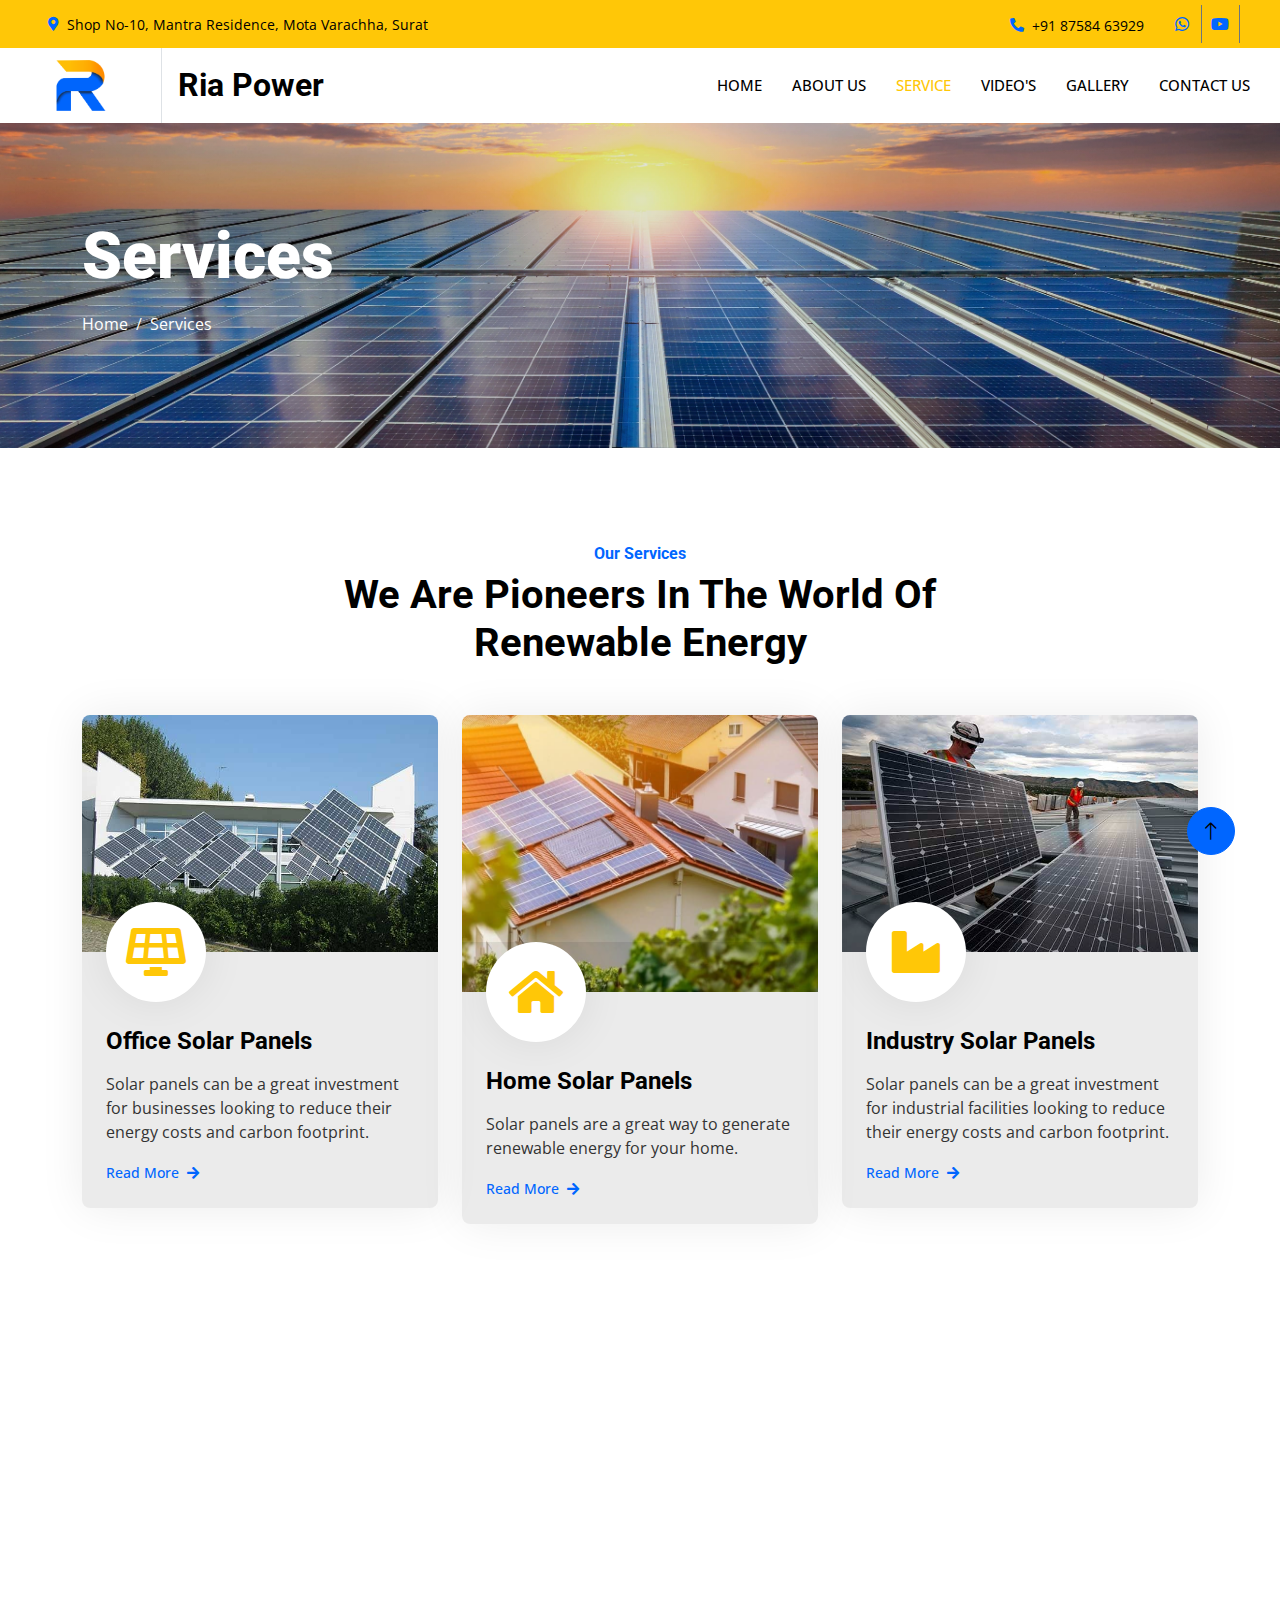
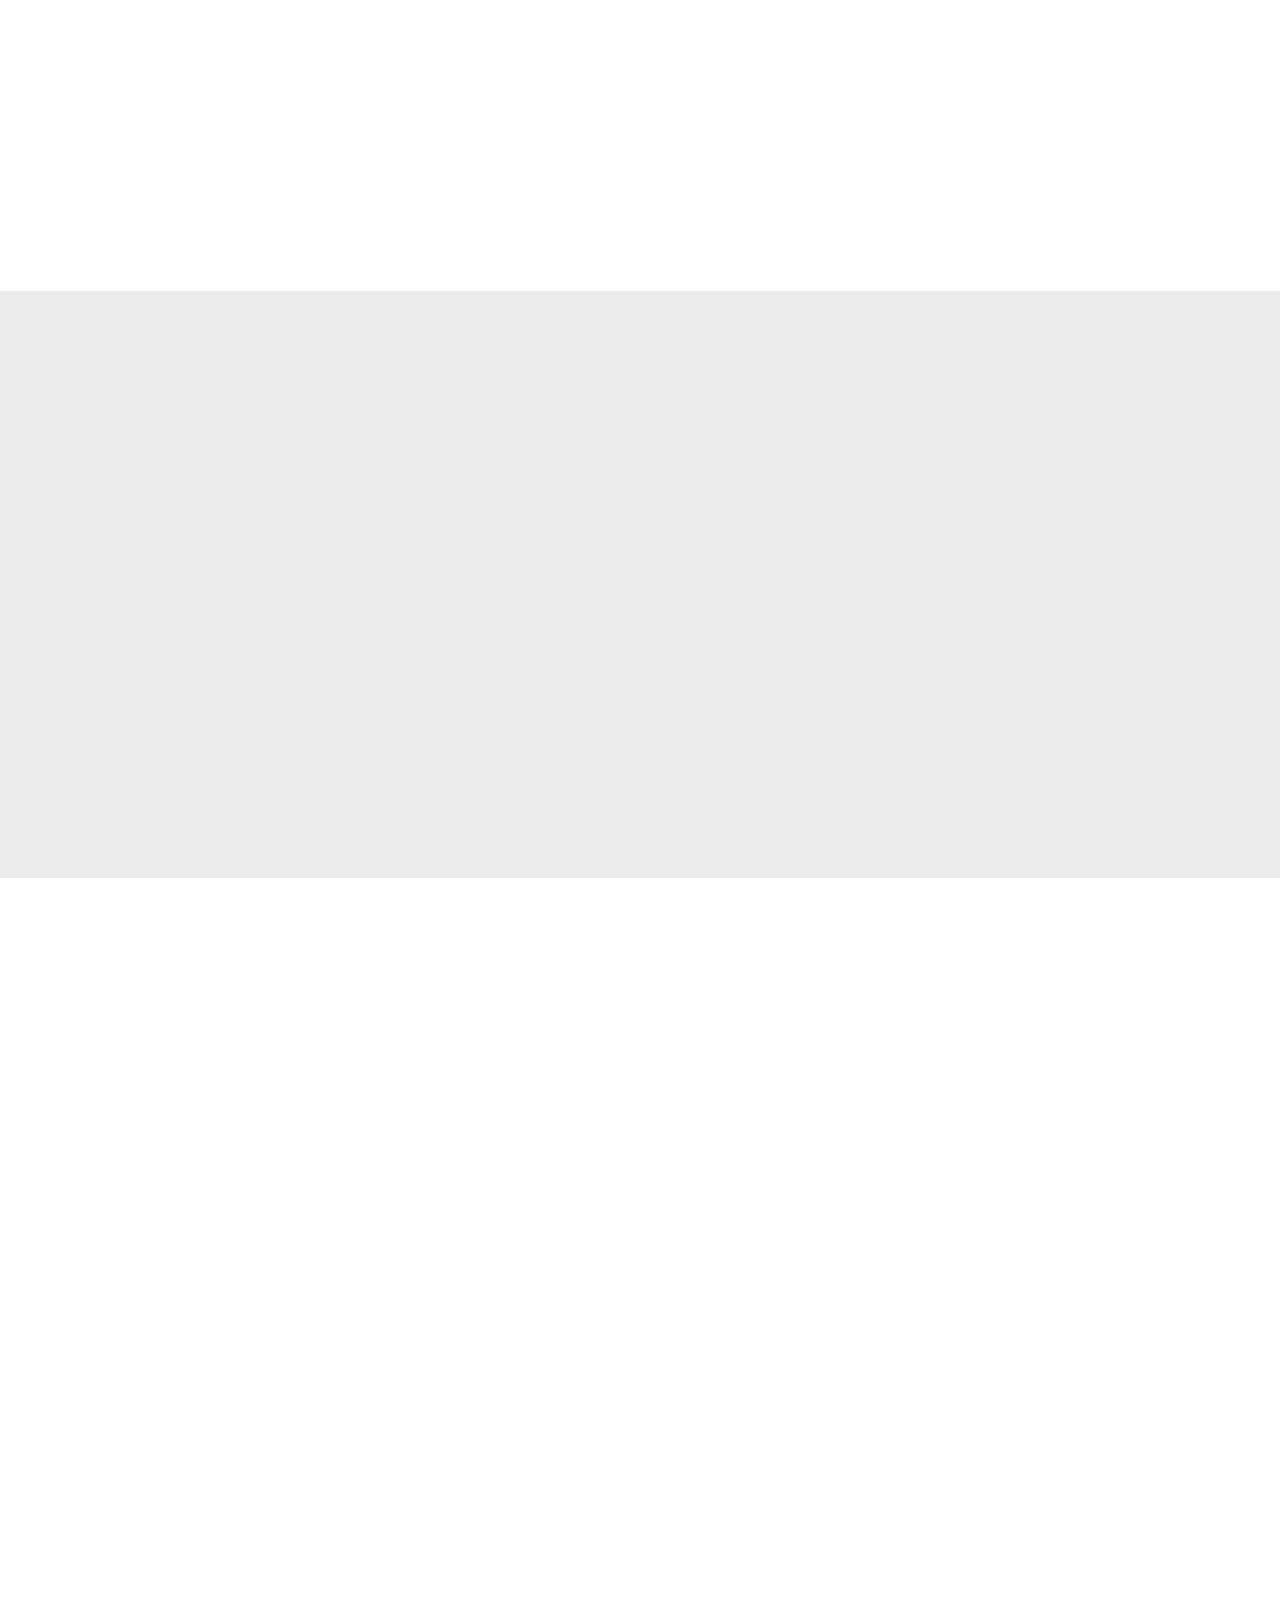
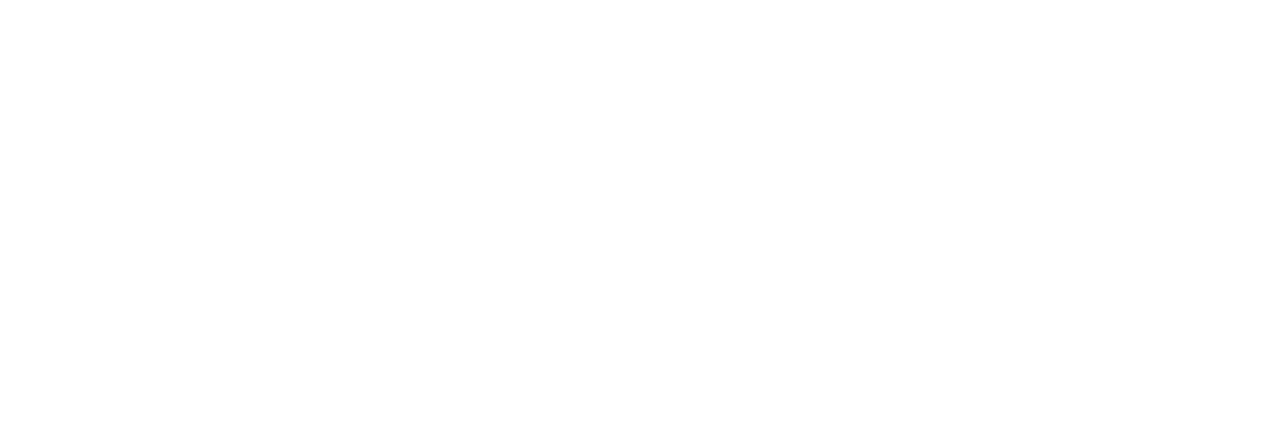
<file: service.html>
<!DOCTYPE html>
<html lang="en">

<head>
    <meta charset="utf-8">
    <title>Ria Power</title>
    <meta content="width=device-width, initial-scale=1.0" name="viewport">
    <meta
        content="Solar panels, Solar energy solutions, Solar power systems, Solar panel installation, Best solar panels, Solar energy company, Residential solar panels, Commercial solar solutions, Rooftop solar panels, Solar power for homes"
        name="keywords">
    <meta
        content="Discover high-quality solar panels and renewable energy solutions for homes and businesses. Expert installation, affordable pricing, and sustainable power."
        name="description">

    <!-- Favicon -->
    <link
        href="https://play-lh.googleusercontent.com/qIkhTcMBIQW3E0lfxvTkukBCJlozgoL68djg_LPkdms0RtFsFh8lc9XGiCRZfPGtKVss=w400-h700-rw"
        rel="icon">

    <!-- Google Web Fonts -->
    <link rel="preconnect" href="https://fonts.googleapis.com">
    <link rel="preconnect" href="https://fonts.gstatic.com" crossorigin>
    <link
        href="https://fonts.googleapis.com/css2?family=Open+Sans:wght@400;500&family=Roboto:wght@500;700;900&display=swap"
        rel="stylesheet">

    <!-- Icon Font Stylesheet -->
    <link href="https://cdnjs.cloudflare.com/ajax/libs/font-awesome/5.10.0/css/all.min.css" rel="stylesheet">
    <link href="https://cdn.jsdelivr.net/npm/bootstrap-icons@1.4.1/font/bootstrap-icons.css" rel="stylesheet">

    <!-- Libraries Stylesheet -->
    <link href="lib/animate/animate.min.css" rel="stylesheet">
    <link href="lib/owlcarousel/assets/owl.carousel.min.css" rel="stylesheet">
    <link href="lib/lightbox/css/lightbox.min.css" rel="stylesheet">

    <!-- Customized Bootstrap Stylesheet -->
    <link href="css/bootstrap.min.css" rel="stylesheet">

    <!-- Template Stylesheet -->
    <link href="css/style.css" rel="stylesheet">
</head>

<body class="b1-text">

    <!-- Topbar Start -->
    <div class="container-fluid bg p-0">
        <div class="row gx-0 d-none d-lg-flex">
            <div class="col-lg-7 px-5 text-start">
                <div class="h-100 d-inline-flex align-items-center me-4">
                    <small class="fa fa-map-marker-alt text-primary me-2 icon"></small>
                    <small class="text">Shop No-10, Mantra Residence, Mota Varachha, Surat</small>
                </div>
                <div class="h-100 d-inline-flex align-items-center">
                    <small class="far fa-clock text-primary me-2 icon"></small>
                    <small class="text">Mon - Satur : 09:00 AM - 07:00 PM</small>
                </div>
            </div>
            <div class="col-lg-5 px-5 text-end">
                <div class="h-100 d-inline-flex align-items-center me-4">
                    <small class="fa fa-phone-alt text-primary me-2 icon"></small>
                    <small class="text">+91 87584 63929</small>
                </div>
                <div class="h-100 d-inline-flex align-items-center mx-n2">
                    <a class="btn btn-square btn-link rounded-0 border-0 border-end border-secondary"
                        href="https://wa.me/918758463929"><i class="fab fa-whatsapp icon"></i></a>
                    <a class="btn btn-square btn-link rounded-0 border-0 border-end border-secondary"
                        href="https://youtube.com/@RiaPower-27?si=lfnXkGAmnZ8qcXNq"><i
                            class="fab fa-youtube icon"></i></a>
                </div>
            </div>
        </div>
    </div>
    <!-- Topbar End -->


    <!-- Navbar Start -->
    <nav class="navbar navbar-expand-lg bg-white navbar-light sticky-top p-0 bg-light">
        <img src="img/logo.png" class="navbar-brand d-flex align-items-center border-end px-4 px-lg-5" alt="logo">
        <h2 class="m-0 text">Ria Power</h2>
        </img>
        <button type="button" class="navbar-toggler me-4" data-bs-toggle="collapse" data-bs-target="#navbarCollapse">
            <span class="navbar-toggler-icon"></span>
        </button>
        <div class="collapse navbar-collapse" id="navbarCollapse">
            <div class="navbar-nav ms-auto p-4 p-lg-0">
                <a href="index.html" class="nav-item nav-link">Home</a>
                <a href="about.html" class="nav-item nav-link">About US</a>
                <a href="service.html" class="nav-item nav-link active">Service</a>
                <a href="video.html" class="nav-item nav-link">Video's</a>
                <a href="gallery.html" class="nav-item nav-link">Gallery</a>
                <a href="contact.html" class="nav-item nav-link">Contact Us</a>
            </div>
        </div>
    </nav>
    <!-- Navbar End -->


    <!-- Page Header Start -->
    <div class="container-fluid page-header py-5 mb-5">
        <div class="container py-5">
            <h1 class="display-3 text-white mb-3 animated slideInDown">Services</h1>
            <nav aria-label="breadcrumb animated slideInDown">
                <ol class="breadcrumb">
                    <li class="breadcrumb-item"><a class="text-white" href="index.html">Home</a></li>
                    <li class="breadcrumb-item text-white active" aria-current="page">Services</li>
                </ol>
            </nav>
        </div>
    </div>
    <!-- Page Header End -->


    <!-- Service Start -->
    <div class="container-xxl py-5">
        <div class="container">
            <div class="text-center mx-auto mb-5 wow fadeInUp" data-wow-delay="0.1s" style="max-width: 600px;">
                <h6 class="text-primary">Our Services</h6>
                <h1 class="mb-4 text">We Are Pioneers In The World Of Renewable Energy</h1>
            </div>
            <div class="row g-4">
                <div class="col-md-6 col-lg-4 wow fadeInUp" data-wow-delay="0.1s">
                    <div class="service-item rounded overflow-hidden">
                        <img class="img-fluid" src="img/img-600x400-1.jpg" alt="Renewable icon">
                        <div class="position-relative p-4 pt-0 about-bg">
                            <div class="service-icon">
                                <i class="fa fa-solar-panel fa-3x"></i>
                            </div>
                            <h4 class="mb-3 text">Office Solar Panels</h4>
                            <p class="service-p">Solar panels can be a great investment for businesses looking to
                                reduce their energy costs and carbon footprint.</p>
                            <a class="small fw-medium icon" href="service.html">Read More<i
                                    class="fa fa-arrow-right ms-2"></i></a>
                        </div>
                    </div>
                </div>
                <div class="col-md-6 col-lg-4 wow fadeInUp" data-wow-delay="0.3s">
                    <div class="service-item rounded overflow-hidden">
                        <img class="img-fluid" src="img/home.jpg" alt="Home Solar Panels">
                        <div class="position-relative p-4 pt-0 about-bg">
                            <div class="service-icon">
                                <i class="fa fa-home fa-3x"></i>
                            </div>
                            <h4 class="mb-3 text">Home Solar Panels</h4>
                            <p class="service-p">Solar panels are a great way to generate renewable energy for
                                your home.</p>
                            <a class="small fw-medium icon" href="service.html">Read More<i
                                    class="fa fa-arrow-right ms-2"></i></a>
                        </div>
                    </div>
                </div>
                <div class="col-md-6 col-lg-4 wow fadeInUp" data-wow-delay="0.5s">
                    <div class="service-item rounded overflow-hidden">
                        <img class="img-fluid" src="img/img-600x400-3.jpg" alt="home icon">
                        <div class="position-relative p-4 pt-0 about-bg">
                            <div class="service-icon">
                                <i class="fa fa-industry fa-3x"></i>
                            </div>
                            <h4 class="mb-3 text">Industry Solar Panels</h4>
                            <p class="service-p">Solar panels can be a great investment for industrial facilities
                                looking to reduce their energy costs and carbon footprint.</p>
                            <a class="small fw-medium icon" href="service.html">Read More<i
                                    class="fa fa-arrow-right ms-2"></i></a>
                        </div>
                    </div>
                </div>
                <div class="col-md-6 col-lg-4 wow fadeInUp" data-wow-delay="0.1s">
                    <div class="service-item rounded overflow-hidden">
                        <img class="img-fluid" src="img/building.jpg" alt="industrial icon">
                        <div class="position-relative p-4 pt-0 about-bg">
                            <div class="service-icon">
                                <i class="fa fa-building fa-3x"></i>
                            </div>
                            <h4 class="mb-3 text">Height Building Solar Panels</h4>
                            <p class="service-p">The height of solar panels can vary depending on the type of
                                panel.</p>
                            <a class="small fw-medium icon" href="service.html">Read More<i
                                    class="fa fa-arrow-right ms-2"></i></a>
                        </div>
                    </div>
                </div>
                <div class="col-md-6 col-lg-4 wow fadeInUp" data-wow-delay="0.3s">
                    <div class="service-item rounded overflow-hidden">
                        <img class="img-fluid" src="img/tree.jpg" alt="height icon">
                        <div class="position-relative p-4 pt-0 about-bg">
                            <div class="service-icon">
                                <i class="fa fa-tree fa-3x"></i>
                            </div>
                            <h4 class="mb-3 text">Farm Solar Panels</h4>
                            <p class="service-p">Solar panel systems can be a great investment for farms, offering
                                the opportunity to harvest the sun twice—for ELECTRICITY and AGRICULTURE.</p>
                            <a class="small fw-medium icon" href="service.html">Read More<i
                                    class="fa fa-arrow-right ms-2"></i></a>
                        </div>
                    </div>
                </div>
                <div class="col-md-6 col-lg-4 wow fadeInUp" data-wow-delay="0.5s">
                    <div class="service-item rounded overflow-hidden">
                        <img class="img-fluid" src="img/university.jpg" alt="university icon">
                        <div class="position-relative p-4 pt-0 about-bg">
                            <div class="service-icon">
                                <i class="fa fa-university fa-3x"></i>
                            </div>
                            <h4 class="mb-3 text">University Solar Panels</h4>
                            <p class="service-p">Solar panels can be a great investment for universities looking
                                to reduce their energy costs and carbon footprint.</p>
                            <a class="small fw-medium icon" href="service.html">Read More<i
                                    class="fa fa-arrow-right ms-2"></i></a>
                        </div>
                    </div>
                </div>
            </div>
        </div>
    </div>
    <!-- Service End -->


    <!-- Feature Start -->
    <div class="container-fluid bg- overflow-hidden my-5 px-lg-0 about-bg">
        <div class="container feature px-lg-0">
            <div class="row g-0 mx-lg-0">
                <div class="col-lg-6 feature-text py-5 wow fadeIn" data-wow-delay="0.1s">
                    <div class="p-lg-5 ps-lg-0">
                        <h6 class="text-primary">Why Choose Us!</h6>
                        <h1 class="mb-4">Complete Commercial & Residential Solar Systems</h1>
                        <p class="mb-4 pb-2 text">A complete solar system includes all of the
                            components necessary to generate electricity from the sun and connect it to the electrical
                            grid. This includes solar panels, inverters, mounting systems, and electrical components
                            such as wiring, conduit, and disconnects.</p>
                        <div class="row g-4">
                            <div class="col-6">
                                <div class="d-flex align-items-center">
                                    <div class="btn-lg-square btn-lg-square2 btn-lg-square3 bg-primary rounded-circle">
                                        <i class="fa fa-check text-white"></i>
                                    </div>
                                    <div class="ms-4">
                                        <p class="mb-0 text choose-icon2">Quality</p>
                                        <h5 class="mb-0 choose-icon">Services</h5>
                                    </div>
                                </div>
                            </div>
                            <div class="col-6">
                                <div class="d-flex align-items-center">
                                    <div class="btn-lg-square btn-lg-square2 btn-lg-square3 bg-primary rounded-circle">
                                        <i class="fa fa-user-check text-white"></i>
                                    </div>
                                    <div class="ms-4">
                                        <p class="mb-0 text choose-icon2">Expert</p>
                                        <h5 class="mb-0 choose-icon">Workers</h5>
                                    </div>
                                </div>
                            </div>
                            <div class="col-6">
                                <div class="d-flex align-items-center">
                                    <div class="btn-lg-square btn-lg-square2 btn-lg-square3 bg-primary rounded-circle">
                                        <i class="fa fa-drafting-compass text-white"></i>
                                    </div>
                                    <div class="ms-4">
                                        <p class="mb-0 text choose-icon2">Free</p>
                                        <h5 class="mb-0 choose-icon">Consultation</h5>
                                    </div>
                                </div>
                            </div>
                            <div class="col-6">
                                <div class="d-flex align-items-center">
                                    <div class="btn-lg-square btn-lg-square2 btn-lg-square3 bg-primary rounded-circle">
                                        <i class="fa fa-headphones text-white"></i>
                                    </div>
                                    <div class="ms-4">
                                        <p class="mb-0 text choose-icon2">Customer</p>
                                        <h5 class="mb-0 choose-icon">Support</h5>
                                    </div>
                                </div>
                            </div>
                        </div>
                    </div>
                </div>
                <div class="col-lg-6 pe-lg-0 wow fadeIn" data-wow-delay="0.5s" style="min-height: 400px;">
                    <div class="position-relative h-100">
                        <img class="position-absolute img-fluid w-100 h-100" src="img/feature.jpg"
                            style="object-fit: cover;" alt="feature icon">
                    </div>
                </div>
            </div>
        </div>
    </div>
    <!-- Feature End -->


    <!-- Testimonial Start -->
    <div class="container-xxl py-5">
        <div class="container">
            <div class="text-center mx-auto mb-5 wow fadeInUp projects" data-wow-delay="0.1s">
                <h6 class="text-primary">Testimonial</h6>
                <h1 class="mb-4 text">What Our Clients Say!</h1>
            </div>
            <div class="owl-carousel testimonial-carousel wow fadeInUp text-color" data-wow-delay="0.1s">
                <div class="testimonial-item text-center">
                    <div class="testimonial-img position-relative">
                        <img class="img-fluid rounded-circle mx-auto mb-5" src="img/testimonial-1.jpg" alt="img">
                        <div class="btn-square bg-primary rounded-circle">
                            <i class="fa fa-quote-left text-white"></i>
                        </div>
                    </div>
                    <div class="testimonial-text text-center rounded p-4 about-bg">
                        <p class="text">Ria Power delivers top-quality solar panels, excellent service, and reliable
                            after-sales support.</p>
                        <h5 class="mb-1 text">Ramani Miral</h5>
                    </div>
                </div>
                <div class="testimonial-item text-center">
                    <div class="testimonial-img position-relative">
                        <img class="img-fluid rounded-circle mx-auto mb-5" src="img/testimonial-2.jpeg" alt="img">
                        <div class="btn-square bg-primary rounded-circle">
                            <i class="fa fa-quote-left text-white"></i>
                        </div>
                    </div>
                    <div class="testimonial-text text-center rounded p-4 about-bg">
                        <p class="text">Mr. Prafulbhai was helpful, patient, and guided me smoothly throughout the
                            process.</p>
                        <h5 class="mb-1 text">Sharmin Vadaliya</h5>
                    </div>
                </div>
                <div class="testimonial-item text-center">
                    <div class="testimonial-img position-relative">
                        <img class="img-fluid rounded-circle mx-auto mb-5" src="img/testimonial-3.jpg" alt="img">
                        <div class="btn-square bg-primary rounded-circle">
                            <i class="fa fa-quote-left text-white"></i>
                        </div>
                    </div>
                    <div class="testimonial-text text-center rounded p-4 about-bg">
                        <p class="text">Happy with Ria Power’s rooftop & water solar—fast service and quality products.
                        </p>
                        <h5 class="mb-1 text">Prashant Vasoya</h5>
                    </div>
                </div>
            </div>
        </div>
    </div>
    <!-- Testimonial End -->


    <!-- Footer Start -->
    <div class="container-fluid bg- text-body footer mt-5 pt-5 wow fadeIn about-bg" data-wow-delay="0.1s">
        <div class="container py-5">
            <div class="row g-5">
                <div class="col-lg-3 col-md-6">
                    <h4 class="text- mb-4 text">Address</h4>
                    <p class="mb-2 text"><i class="fa fa-map-marker-alt me-3 footer-icon"></i><a class="text text:hover"
                            href="https://maps.app.goo.gl/Wkv6BxSyrqv66Ai6A">Shop No-10, Mantra Residence, Abrama Rd,
                            Mota Varachha,
                            Surat, Gujarat, India - 394101</a></p>
                    <small class="far fa-clock text-black me-2 footer-icon"></small>
                    <small class="text">Mon - Satur : 09:00 AM - 07:00 PM</small><br>
                    <p class="mb-2 text"><i class="fa fa-phone-alt me-3 footer-icon"></i><a class="text text:hover"
                            href="tel:+918758463929">+91 87584 63929</a></p>
                    <p class="mb-2 text"><i class="fa fa-envelope me-3 footer-icon"></i><a class="text text:hover"
                            href="mailto:riapower24@gmail.com">riapower24@gmail.com</a></p>
                    <div class="d-flex pt-2">
                        <a class="btn btn-square btn-outline-light btn-social text" href="https://wa.me/918758463929"><i
                                class="fab fa-whatsapp footer-icon2"></i></a>
                        <a class="btn btn-square btn-outline-light btn-social text"
                            href="https://youtube.com/@RiaPower-27?si=lfnXkGAmnZ8qcXNq"><i
                                class="fab fa-youtube footer-icon2"></i></a>
                    </div>
                </div>
                <div class="col-lg-2 col-md-6">
                </div>
                <div class="col-lg-4 col-md-6">
                    <h4 class="text- mb-4">Quick Links</h4>
                    <a class="btn btn-link" href="about.html">About Us</a>
                    <a class="btn btn-link" href="service.html">Service</a>
                    <a class="btn btn-link" href="project.html">Video's</a>
                    <a class="btn btn-link" href="gallery.html">Gallery</a>
                    <a class="btn btn-link" href="contact.html">Contact Us</a>
                </div>
                <div class="col-lg-3 col-md-6">
                    <h4 class="text- mb-4 text">Project Gallery</h4>
                    <div class="row g-2">
                        <div class="col-4">
                            <img class="img-fluid rounded" src="img/gallery-1.jpg" alt="Gallery img">
                        </div>
                        <div class="col-4">
                            <img class="img-fluid rounded" src="img/gallery-2.jpg" alt="Gallery img">
                        </div>
                        <div class="col-4">
                            <img class="img-fluid rounded" src="img/gallery-3.jpg" alt="Gallery img">
                        </div>
                        <div class="col-4">
                            <img class="img-fluid rounded" src="img/gallery-4.jpg" alt="Gallery img">
                        </div>
                        <div class="col-4">
                            <img class="img-fluid rounded" src="img/gallery-5.jpg" alt="Gallery img">
                        </div>
                        <div class="col-4">
                            <img class="img-fluid rounded" src="img/gallery-6.jpg" alt="Gallery img">
                        </div>
                    </div>
                </div>
            </div>
        </div>
        <div class="container">
            <div class="copyright">
                <div class="row">
                    <div class="col-md-6 text-center text-md-start mb-3 mb-md-0 text">
                        Copyright &copy; <a href="index.html">2024 Ria Power Pvt.Ltd.</a>All
                        rights reserved.
                    </div>
                    <div class="col-md-6 text-center text-md-end text">
                        Designed By <a href="#">S A Vadaliya</a>
                    </div>
                </div>
            </div>
        </div>
    </div>
    <!-- Footer End -->


    <!-- Back to Top -->
    <a href="#" class="btn btn-lg btn-primary btn-lg-square rounded-circle back-to-top"><i
            class="bi bi-arrow-up"></i></a>


    <!-- JavaScript Libraries -->
    <script src="https://code.jquery.com/jquery-3.4.1.min.js"></script>
    <script src="https://cdn.jsdelivr.net/npm/bootstrap@5.0.0/dist/js/bootstrap.bundle.min.js"></script>
    <script src="lib/wow/wow.min.js"></script>
    <script src="lib/easing/easing.min.js"></script>
    <script src="lib/waypoints/waypoints.min.js"></script>
    <script src="lib/counterup/counterup.min.js"></script>
    <script src="lib/owlcarousel/owl.carousel.min.js"></script>
    <script src="lib/isotope/isotope.pkgd.min.js"></script>
    <script src="lib/lightbox/js/lightbox.min.js"></script>

    <!-- Template Javascript -->
    <script src="js/main.js"></script>
</body>

</html>
</file>
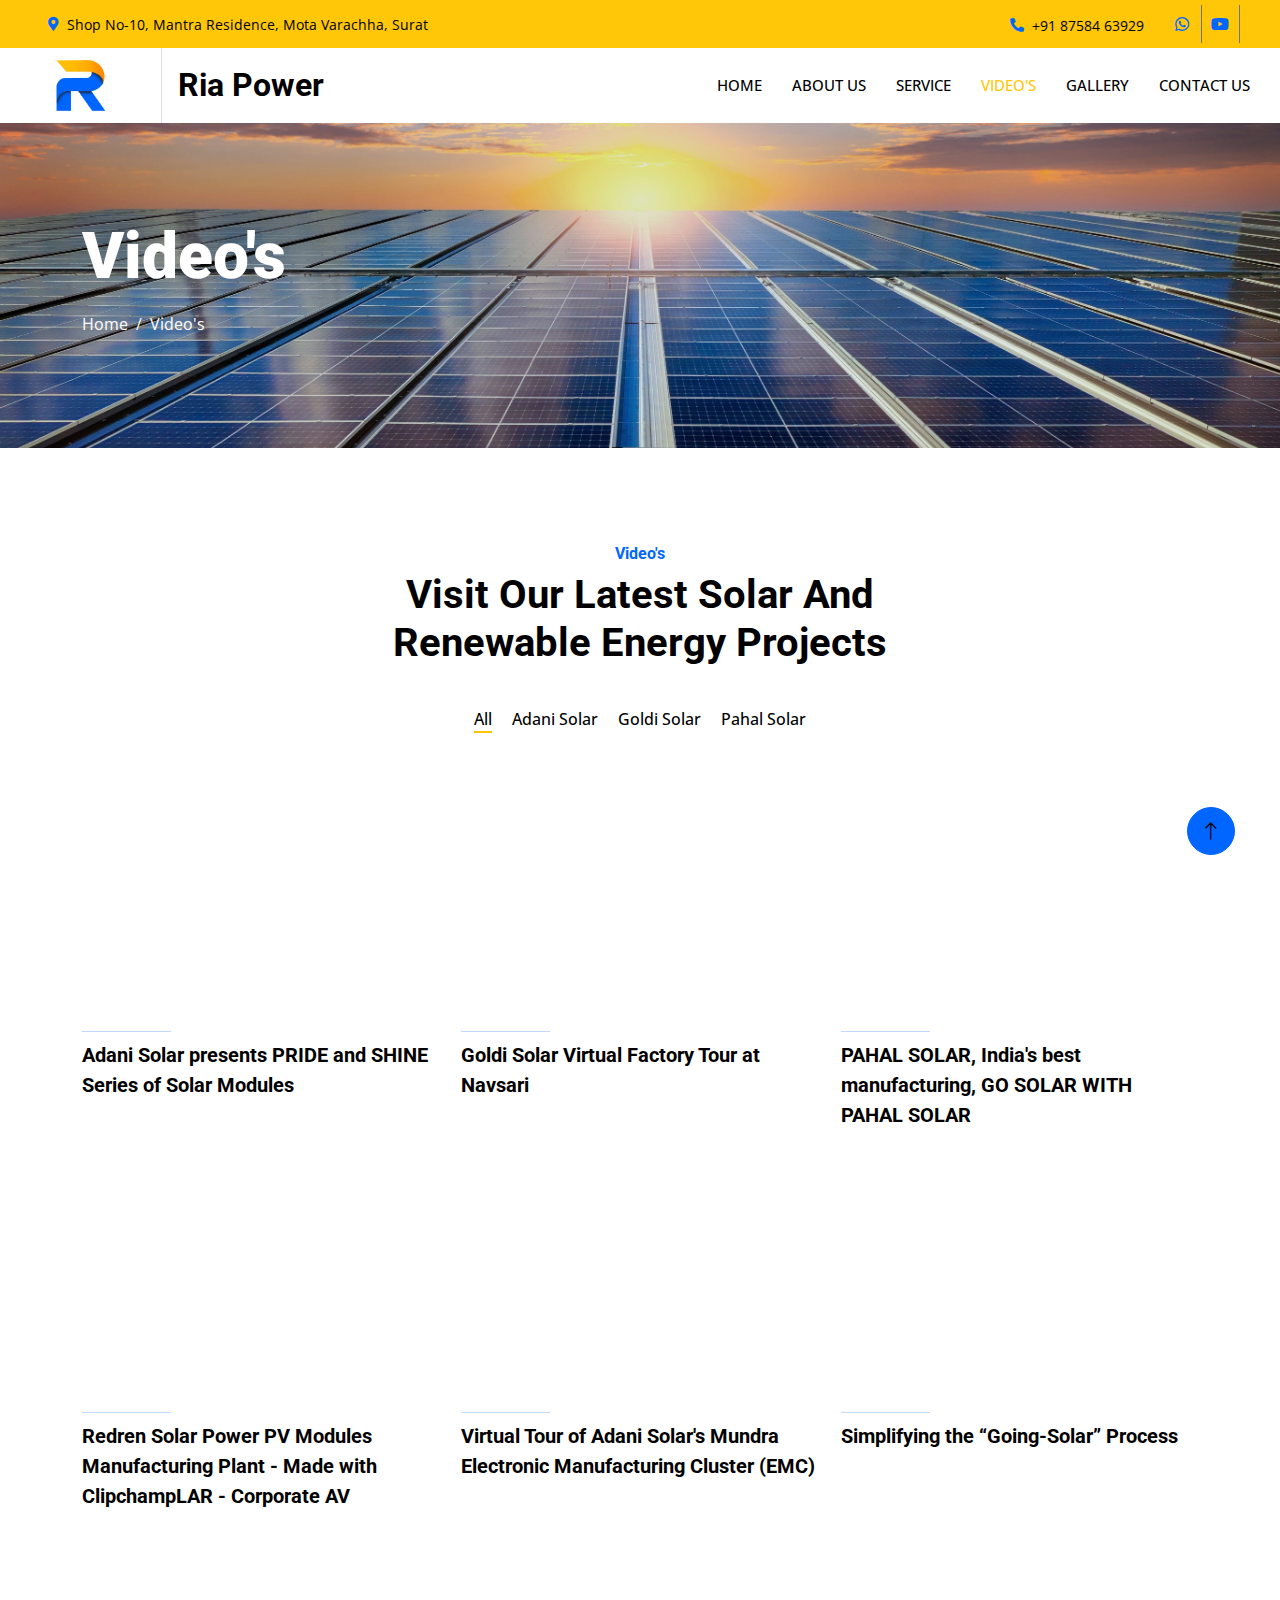
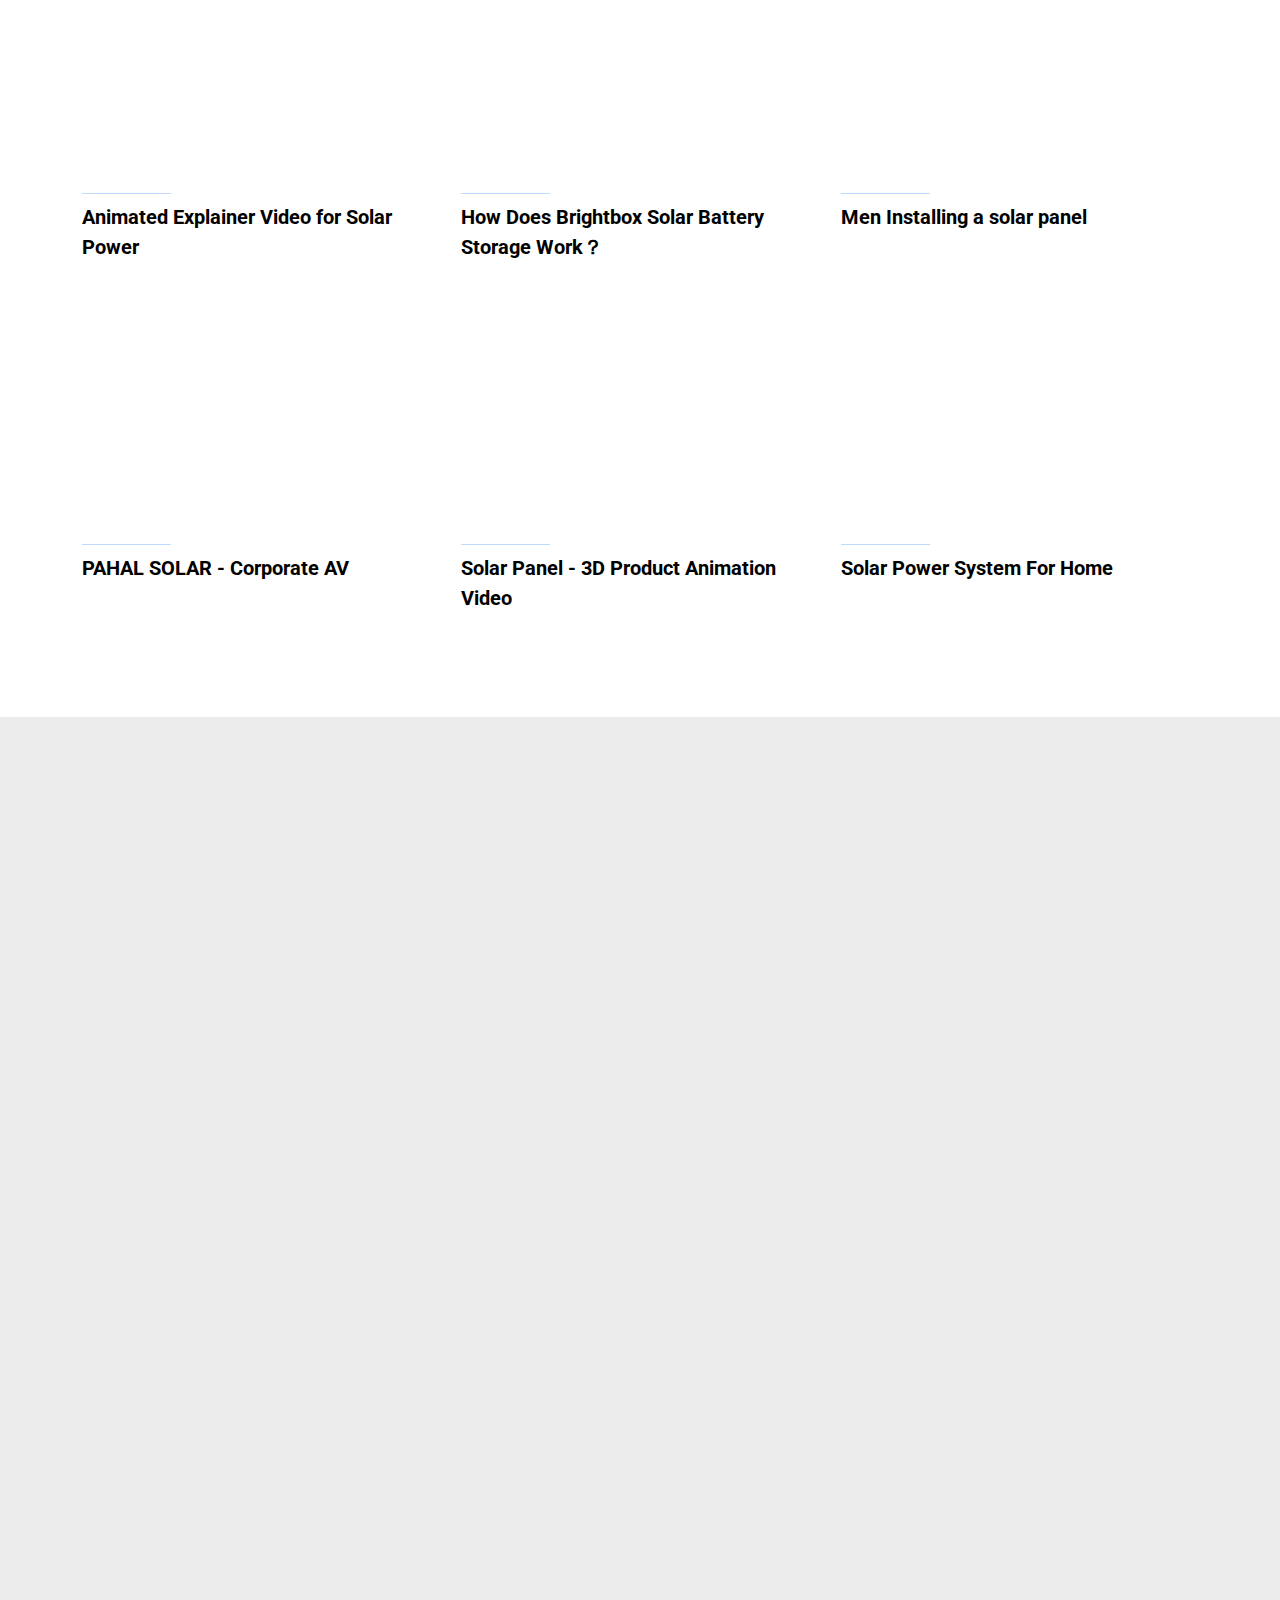
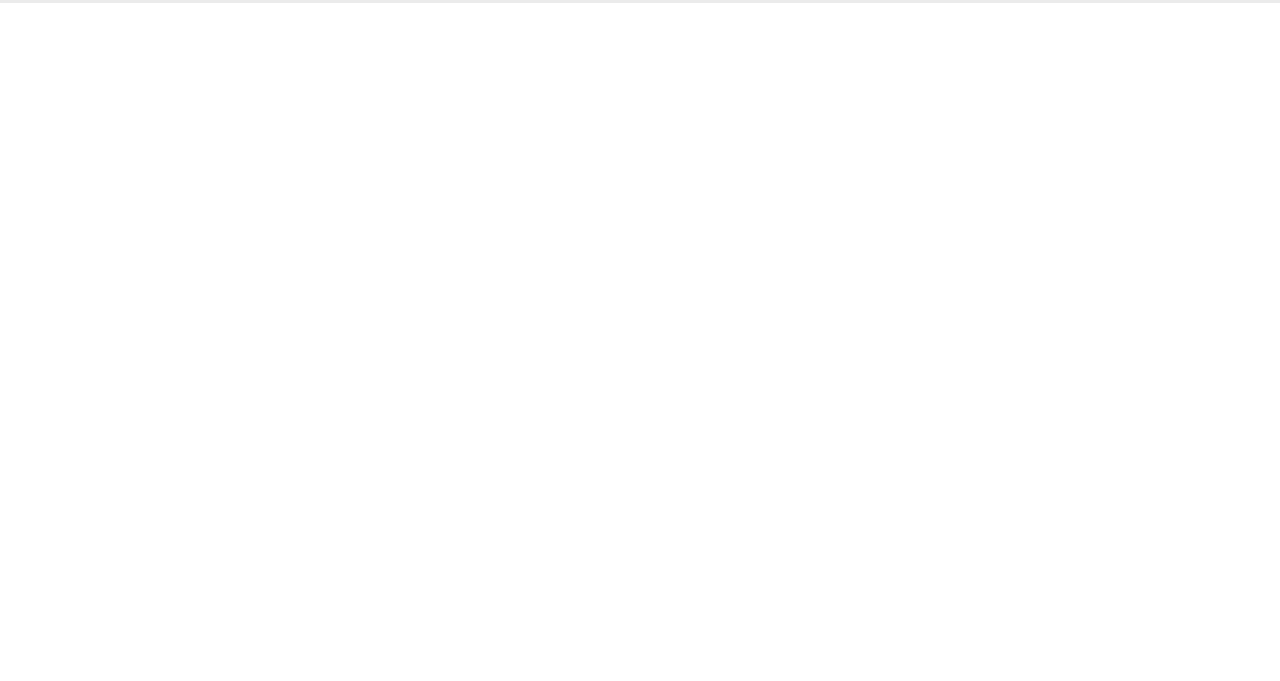
<file: video.html>
<!DOCTYPE html>
<html lang="en">

<head>
    <meta charset="utf-8">
    <title>Ria Power</title>
    <meta content="width=device-width, initial-scale=1.0" name="viewport">
    <meta
        content="Solar panels, Solar energy solutions, Solar power systems, Solar panel installation, Best solar panels, Solar energy company, Residential solar panels, Commercial solar solutions, Rooftop solar panels, Solar power for homes"
        name="keywords">
    <meta
        content="Discover high-quality solar panels and renewable energy solutions for homes and businesses. Expert installation, affordable pricing, and sustainable power."
        name="description">

    <!-- Favicon -->
    <link
        href="https://play-lh.googleusercontent.com/qIkhTcMBIQW3E0lfxvTkukBCJlozgoL68djg_LPkdms0RtFsFh8lc9XGiCRZfPGtKVss=w400-h700-rw"
        rel="icon">

    <!-- Google Web Fonts -->
    <link rel="preconnect" href="https://fonts.googleapis.com">
    <link rel="preconnect" href="https://fonts.gstatic.com" crossorigin>
    <link href="https://fonts.googleapis.com/css2?family=Open+Sans:wght@400;500&family=Roboto:wght@500;700;900&display=swap" rel="stylesheet">

    <!-- Icon Font Stylesheet -->
    <link href="https://cdnjs.cloudflare.com/ajax/libs/font-awesome/5.10.0/css/all.min.css" rel="stylesheet">
    <link href="https://cdn.jsdelivr.net/npm/bootstrap-icons@1.4.1/font/bootstrap-icons.css" rel="stylesheet">

    <!-- Libraries Stylesheet -->
    <link href="lib/animate/animate.min.css" rel="stylesheet">
    <link href="lib/owlcarousel/assets/owl.carousel.min.css" rel="stylesheet">
    <link href="lib/lightbox/css/lightbox.min.css" rel="stylesheet">

    <!-- Customized Bootstrap Stylesheet -->
    <link href="css/bootstrap.min.css" rel="stylesheet">

    <!-- Template Stylesheet -->
    <link href="css/style.css" rel="stylesheet">
</head>

<body class="b1-text">

    <!-- Topbar Start -->
    <div class="container-fluid bg p-0">
        <div class="container-fluid bg- p-0">
            <div class="row gx-0 d-none d-lg-flex">
                <div class="col-lg-7 px-5 text-start">
                    <div class="h-100 d-inline-flex align-items-center me-4">
                        <small class="fa fa-map-marker-alt text-primary me-2 icon"></small>
                        <small class="text">Shop No-10, Mantra Residence, Mota Varachha, Surat</small>
                    </div>
                    <div class="h-100 d-inline-flex align-items-center">
                        <small class="far fa-clock text-primary me-2 icon"></small>
                        <small class="text">Mon - Satur : 09:00 AM - 07:00 PM</small>
                    </div>
                </div>
                <div class="col-lg-5 px-5 text-end">
                    <div class="h-100 d-inline-flex align-items-center me-4">
                        <small class="fa fa-phone-alt text-primary me-2 icon"></small>
                        <small class="text">+91 87584 63929</small>
                    </div>
                    <div class="h-100 d-inline-flex align-items-center mx-n2">
                        <a class="btn btn-square btn-link rounded-0 border-0 border-end border-secondary"
                            href="https://wa.me/918758463929"><i class="fab fa-whatsapp icon"></i></a>
                        <a class="btn btn-square btn-link rounded-0 border-0 border-end border-secondary"
                            href="https://youtube.com/@RiaPower-27?si=lfnXkGAmnZ8qcXNq"><i
                                class="fab fa-youtube icon"></i></a>
                    </div>
                </div>
            </div>
        </div>
    </div>
    <!-- Topbar End -->


    <!-- Navbar Start -->
    <nav class="navbar navbar-expand-lg bg-white navbar-light sticky-top p-0 nav">
        <img src="img/logo.png" class="navbar-brand d-flex align-items-center border-end px-4 px-lg-5"  alt="logo">
        <h2 class="m-0 text">Ria Power</h2>
        </img>
        <button type="button" class="navbar-toggler me-4" data-bs-toggle="collapse" data-bs-target="#navbarCollapse">
            <span class="navbar-toggler-icon"></span>
        </button>
        <div class="collapse navbar-collapse" id="navbarCollapse">
            <div class="navbar-nav ms-auto p-4 p-lg-0">
                <a href="index.html" class="nav-item nav-link">Home</a>
                <a href="about.html" class="nav-item nav-link">About Us</a>
                <a href="service.html" class="nav-item nav-link">Service</a>
                <a href="video.html" class="nav-item nav-link active">Video's</a>
                <a href="gallery.html" class="nav-item nav-link">Gallery</a>
                <a href="contact.html" class="nav-item nav-link">Contact Us</a>
            </div>
        </div>
    </nav>
    <!-- Navbar End -->


    <!-- Page Header Start -->
    <div class="container-fluid page-header py-5 mb-5">
        <div class="container py-5">
            <h1 class="display-3 text-white mb-3 animated slideInDown">Video's</h1>
            <nav aria-label="breadcrumb animated slideInDown">
                <ol class="breadcrumb">
                    <li class="breadcrumb-item"><a class="text-white" href="index.html">Home</a></li>
                    <li class="breadcrumb-item text-white active" aria-current="page">Video's</li>
                </ol>
            </nav>
        </div>
    </div>
    <!-- Page Header End -->


    <!-- Projects Start -->
    <div class="container-xxl py-5">
        <div class="container">
            <div class="text-center mx-auto mb-5 wow fadeInUp projects" data-wow-delay="0.1s">
                <h6 class="text-primary">Video's</h6>
                <h1 class="mb-4">Visit Our Latest Solar And Renewable Energy Projects</h1>
            </div>
            <div class="row mt-n2 wow fadeInUp" data-wow-delay="0.3s">
                <div class="col-12 text-center">
                    <ul class="list-inline mb-5" id="portfolio-flters">
                        <li class="mx-2 active" data-filter="*">All</li>
                        <li class="mx-2" data-filter=".first">Adani Solar</li>
                        <li class="mx-2" data-filter=".second">Goldi Solar</li>
                        <li class="mx-2" data-filter=".third">Pahal Solar</li>
                    </ul>
                </div>
            </div>
            <div class="row g-4 portfolio-container wow fadeInUp" data-wow-delay="0.5s">
                <div class="col-lg-4 col-md-6 portfolio-item first">
                    <div>
                        <iframe width="100%" height="220px"
                            src="https://www.youtube.com/embed/epMYtAieO0I?autoplay=1&mute=1"
                            title="YouTube video player" frameborder="0"
                            allow="accelerometer; autoplay; clipboard-write; encrypted-media; gyroscope; picture-in-picture; web-share"
                            referrerpolicy="strict-origin-when-cross-origin" allowfullscreen autoplay></iframe>
                    </div>
                    <div class="pt-3">
                        <hr class="text-primary w-25 my-2">
                        <h5 class="lh-base text">Adani Solar presents PRIDE and SHINE Series of Solar Modules</h5>
                    </div><br />
                </div>
                <div class="col-lg-4 col-md-6 portfolio-item second">
                    <div class="rounded overflow-hidden">
                        <iframe width="100%" height="220px"
                            src="https://www.youtube.com/embed/3fAw_yhzieI?autoplay=1&mute=1"
                            title="YouTube video player" frameborder="0"
                            allow="accelerometer; autoplay; clipboard-write; encrypted-media; gyroscope; picture-in-picture; web-share"
                            referrerpolicy="strict-origin-when-cross-origin" allowfullscreen></iframe>
                    </div>
                    <div class="pt-3">
                        <hr class="text-primary w-25 my-2">
                        <h5 class="lh-base text">Goldi Solar Virtual Factory Tour at Navsari</h5>
                    </div><br />
                </div>
                <div class="col-lg-4 col-md-6 portfolio-item third">
                    <div class="rounded overflow-hidden">
                        <iframe width="100%" height="220px"
                            src="https://www.youtube.com/embed/EACcku3o3Ro?autoplay=1&mute=1"
                            title="YouTube video player" frameborder="0"
                            allow="accelerometer; autoplay; clipboard-write; encrypted-media; gyroscope; picture-in-picture; web-share"
                            referrerpolicy="strict-origin-when-cross-origin" allowfullscreen></iframe>
                    </div>
                    <div class="pt-3">
                        <hr class="text-primary w-25 my-2">
                        <h5 class="lh-base text">PAHAL SOLAR, India's best manufacturing, GO SOLAR WITH PAHAL SOLAR</h5>
                    </div>
                </div>
                *<div class="col-lg-4 col-md-6 portfolio-item third">
                    <div class="rounded overflow-hidden">
                        <iframe width="100%" height="220px"
                            src="https://www.youtube.com/embed/XQiM4d8Qzlc?autoplay=1&mute=1"
                            title="YouTube video player" frameborder="0"
                            allow="accelerometer; autoplay; clipboard-write; encrypted-media; gyroscope; picture-in-picture; web-share"
                            referrerpolicy="strict-origin-when-cross-origin" allowfullscreen></iframe>
                    </div>
                    <div class="pt-3">
                        <hr class="text-primary w-25 my-2">
                        <h5 class="lh-base text">Redren Solar Power PV Modules Manufacturing Plant - Made with
                            ClipchampLAR - Corporate AV</h5>
                    </div>
                </div>
                *<div class="col-lg-4 col-md-6 portfolio-item first">
                    <div class="rounded overflow-hidden">
                        <iframe width="100%" height="220px"
                            src="https://www.youtube.com/embed/v5nrzR2hXdQ?autoplay=1&mute=1"
                            title="YouTube video player" frameborder="0"
                            allow="accelerometer; autoplay; clipboard-write; encrypted-media; gyroscope; picture-in-picture; web-share"
                            referrerpolicy="strict-origin-when-cross-origin" allowfullscreen></iframe>
                    </div>
                    <div class="pt-3">
                        <hr class="text-primary w-25 my-2">
                        <h5 class="lh-base text">Virtual Tour of Adani Solar's Mundra Electronic Manufacturing Cluster
                            (EMC)</h5>
                    </div>
                </div>
                <div class="col-lg-4 col-md-6 portfolio-item second">
                    <div class="portfolio- rounded overflow-hidden">
                        <iframe width="100%" height="220px"
                            src="https://www.youtube.com/embed/B2PLJwft44E?autoplay=1&mute=1"
                            title="YouTube video player" frameborder="0"
                            allow="accelerometer; autoplay; clipboard-write; encrypted-media; gyroscope; picture-in-picture; web-share"
                            referrerpolicy="strict-origin-when-cross-origin" allowfullscreen></iframe>
                    </div>
                    <div class="pt-3">
                        <hr class="text-primary w-25 my-2">
                        <h5 class="lh-base text">Simplifying the “Going-Solar” Process</h5>
                    </div>
                </div>


                <div class="col-lg-4 col-md-6 portfolio-item first">
                    <div class="portfolio- rounded overflow-hidden">
                        <iframe width="100%" height="220px"
                            src="https://www.youtube.com/embed/v5ufncJgH10?autoplay=1&mute=1"
                            title="YouTube video player" frameborder="0"
                            allow="accelerometer; autoplay; clipboard-write; encrypted-media; gyroscope; picture-in-picture; web-share"
                            referrerpolicy="strict-origin-when-cross-origin" allowfullscreen></iframe>
                    </div>
                    <div class="pt-3">
                        <hr class="text-primary w-25 my-2">
                        <h5 class="lh-base text">Animated Explainer Video for Solar Power</h5>
                    </div>
                </div>
                <div class="col-lg-4 col-md-6 portfolio-item second">
                    <div class="portfolio- rounded overflow-hidden">
                        <iframe width="100%" height="220px"
                            src="https://www.youtube.com/embed/u7Kh41kMaXo?autoplay=1&mute=1"
                            title="YouTube video player" frameborder="0"
                            allow="accelerometer; autoplay; clipboard-write; encrypted-media; gyroscope; picture-in-picture; web-share"
                            referrerpolicy="strict-origin-when-cross-origin" allowfullscreen></iframe>
                    </div>
                    <div class="pt-3">
                        <hr class="text-primary w-25 my-2">
                        <h5 class="lh-base text">How Does Brightbox Solar Battery Storage Work？
                        </h5>
                    </div>
                </div>
                <div class="col-lg-4 col-md-6 portfolio-item third">
                    <div class="portfolio- rounded overflow-hidden">
                        <iframe width="100%" height="220px"
                            src="https://www.youtube.com/embed/23sSPUPKP9c?autoplay=1&mute=1"
                            title="YouTube video player" frameborder="0"
                            allow="accelerometer; autoplay; clipboard-write; encrypted-media; gyroscope; picture-in-picture; web-share"
                            referrerpolicy="strict-origin-when-cross-origin" allowfullscreen></iframe>
                    </div>
                    <div class="pt-3">
                        <hr class="text-primary w-25 my-2">
                        <h5 class="lh-base text">Men Installing a solar panel</h5>
                    </div>
                </div><br />
                <div class="col-lg-4 col-md-6 portfolio-item first">
                    <div class="portfolio- rounded overflow-hidden">
                        <iframe width="100%" height="220px"
                            src="https://www.youtube.com/embed/g4oP1SjfeHs?autoplay=1&mute=1"
                            title="YouTube video player" frameborder="0"
                            allow="accelerometer; autoplay; clipboard-write; encrypted-media; gyroscope; picture-in-picture; web-share"
                            referrerpolicy="strict-origin-when-cross-origin" allowfullscreen></iframe>
                    </div>
                    <div class="pt-3">
                        <hr class="text-primary w-25 my-2">
                        <h5 class="lh-base text">PAHAL SOLAR - Corporate AV</h5>
                    </div>
                </div>
                <div class="col-lg-4 col-md-6 portfolio-item second">
                    <div class="portfolio- rounded overflow-hidden">
                        <iframe width="100%" height="220px"
                            src="https://www.youtube.com/embed/BAuaNPD6Y20?autoplay=1&mute=1"
                            title="YouTube video player" frameborder="0"
                            allow="accelerometer; autoplay; clipboard-write; encrypted-media; gyroscope; picture-in-picture; web-share"
                            referrerpolicy="strict-origin-when-cross-origin" allowfullscreen></iframe>
                    </div>
                    <div class="pt-3">
                        <hr class="text-primary w-25 my-2">
                        <h5 class="lh-base text">Solar Panel - 3D Product Animation Video</h5>
                    </div>
                </div>
                <div class="col-lg-4 col-md-6 portfolio-item third">
                    <div class="portfolio- rounded overflow-hidden">
                        <iframe width="100%" height="220px"
                            src="https://www.youtube.com/embed/kjmo7UIYJik?autoplay=1&mute=1"
                            title="YouTube video player" frameborder="0"
                            allow="accelerometer; autoplay; clipboard-write; encrypted-media; gyroscope; picture-in-picture; web-share"
                            referrerpolicy="strict-origin-when-cross-origin" allowfullscreen></iframe>
                    </div>
                    <div class="pt-3">
                        <hr class="text-primary w-25 my-2">
                        <h5 class="lh-base text">Solar Power System For Home</h5>
                    </div>
                </div>
            </div>
        </div>
    </div>
    <!-- Projects End -->

    <!-- Quote Start -->
    <div class="container-fluid bg- overflow-hidden my-5 px-lg-0 about-bg">
        <div class="container quote px-lg-0">
            <div class="row g-0 mx-lg-0">
                <div class="col-lg-6 ps-lg-0 wow fadeIn quote" data-wow-delay="0.1s">
                    <div class="position-relative h-100">
                        <img class="position-absolute img-fluid w-100 h-100 quote1" src="img/quote.jpg" alt="img">
                    </div>
                </div>
                <div class="col-lg-6 quote-text py-5 wow fadeIn" data-wow-delay="0.5s">
                    <div class="p-lg-5 pe-lg-0">
                        <h6 class="text-primary">Advantages</h6>
                        <h4 class="mb-4 pb-2 text">
                            <p>Solar panels are also known as photovoltaics, collects energy from the sun to create
                                electricity that can power homes or businesses.
                        </h4>
                        <ul>
                            <h5 style="font-family: Roboto, sans-serif;"><i class="fa fa-arrow-right"
                                    aria-hidden="true"> Some advantages of solar panels include:</i></h5><br>
                            <div class="text advantages">
                                <li>Renewable energy: Solar energy is clean and renewable, and reduces greenhouse gas
                                    emissions</li><br>
                                <li>Lower electricity bills: Solar energy can save you money on your electricity bill
                                </li><br>
                                <li>Secure: Solar power is more secure than conventional power sources
                                </li><br>
                                <li>Work in various climates: Solar systems can work in a variety of climates</li><br>
                                <li>Increased home value: Solar panels can increase the value of your home</li><br>
                                <li>Increased property value: Studies have shown that homes with solar panels sell for
                                    more money.</li><br>
                            </div>
                        </ul>
                    </div>
                </div>
            </div>
        </div>
    </div><br><br>
    <!-- Quote End -->


    <!-- Footer Start -->
    <div class="container-fluid bg- text-body footer mt-5 pt-5 wow fadeIn about-bg" data-wow-delay="0.1s">
        <div class="container py-5">
            <div class="row g-5">
                <div class="col-lg-3 col-md-6">
                    <h4 class="text- mb-4 text">Address</h4>
                    <p class="mb-2 text"><i class="fa fa-map-marker-alt me-3 footer-icon"></i><a class="text text:hover"
                            href="https://maps.app.goo.gl/Wkv6BxSyrqv66Ai6A">Shop No-10, Mantra Residence, Abrama Rd,
                            Mota Varachha,
                            Surat, Gujarat, India - 394101</a></p>
                    <small class="far fa-clock text-black me-2 footer-icon"></small>
                    <small class="text">Mon - Satur : 09:00 AM - 07:00 PM</small><br>
                    <p class="mb-2 text"><i class="fa fa-phone-alt me-3 footer-icon"></i><a class="text text:hover"
                            href="tel:+918758463929">+91 87584 63929</a></p>
                    <p class="mb-2 text"><i class="fa fa-envelope me-3 footer-icon"></i><a class="text text:hover"
                            href="mailto:riapower24@gmail.com">riapower24@gmail.com</a></p>
                    <div class="d-flex pt-2">
                        <a class="btn btn-square btn-outline-light btn-social text" href="https://wa.me/918758463929"><i
                                class="fab fa-whatsapp footer-icon2"></i></a>
                        <a class="btn btn-square btn-outline-light btn-social text"
                            href="https://youtube.com/@RiaPower-27?si=lfnXkGAmnZ8qcXNq"><i
                                class="fab fa-youtube footer-icon2"></i></a>
                    </div>
                </div>
                <div class="col-lg-2 col-md-6">
                </div>
                <div class="col-lg-4 col-md-6">
                    <h4 class="text- mb-4">Quick Links</h4>
                    <a class="btn btn-link" href="about.html">About Us</a>
                    <a class="btn btn-link" href="service.html">Service</a>
                    <a class="btn btn-link" href="project.html">Video's</a>
                    <a class="btn btn-link" href="gallery.html">Gallery</a>
                    <a class="btn btn-link" href="contact.html">Contact Us</a>
                </div>
                <div class="col-lg-3 col-md-6">
                    <h4 class="text- mb-4 text">Project Gallery</h4>
                    <div class="row g-2">
                        <div class="col-4">
                            <img class="img-fluid rounded" src="img/gallery-1.jpg" alt="Gallery img">
                        </div>
                        <div class="col-4">
                            <img class="img-fluid rounded" src="img/gallery-2.jpg" alt="Gallery img">
                        </div>
                        <div class="col-4">
                            <img class="img-fluid rounded" src="img/gallery-3.jpg" alt="Gallery img">
                        </div>
                        <div class="col-4">
                            <img class="img-fluid rounded" src="img/gallery-4.jpg" alt="Gallery img">
                        </div>
                        <div class="col-4">
                            <img class="img-fluid rounded" src="img/gallery-5.jpg" alt="Gallery img">
                        </div>
                        <div class="col-4">
                            <img class="img-fluid rounded" src="img/gallery-6.jpg" alt="Gallery img">
                        </div>
                    </div>
                </div>
            </div>
        </div>
        <div class="container">
            <div class="copyright">
                <div class="row">
                    <div class="col-md-6 text-center text-md-start mb-3 mb-md-0 text">
                        Copyright &copy; <a href="index.html">2024 Ria Power Pvt.Ltd.</a>All
                        rights reserved.
                    </div>
                    <div class="col-md-6 text-center text-md-end text">
                        Designed By <a href="#">S A Vadaliya</a>
                    </div>
                </div>
            </div>
        </div>
    </div>
    <!-- Footer End -->


    <!-- Back to Top -->
    <a href="#" class="btn btn-lg btn-primary btn-lg-square rounded-circle back-to-top"><i
            class="bi bi-arrow-up"></i></a>


    <!-- JavaScript Libraries -->
    <script src="https://code.jquery.com/jquery-3.4.1.min.js"></script>
    <script src="https://cdn.jsdelivr.net/npm/bootstrap@5.0.0/dist/js/bootstrap.bundle.min.js"></script>
    <script src="lib/wow/wow.min.js"></script>
    <script src="lib/easing/easing.min.js"></script>
    <script src="lib/waypoints/waypoints.min.js"></script>
    <script src="lib/counterup/counterup.min.js"></script>
    <script src="lib/owlcarousel/owl.carousel.min.js"></script>
    <script src="lib/isotope/isotope.pkgd.min.js"></script>
    <script src="lib/lightbox/js/lightbox.min.js"></script>

    <!-- Template Javascript -->
    <script src="js/main.js"></script>
</body>

</html>
</file>
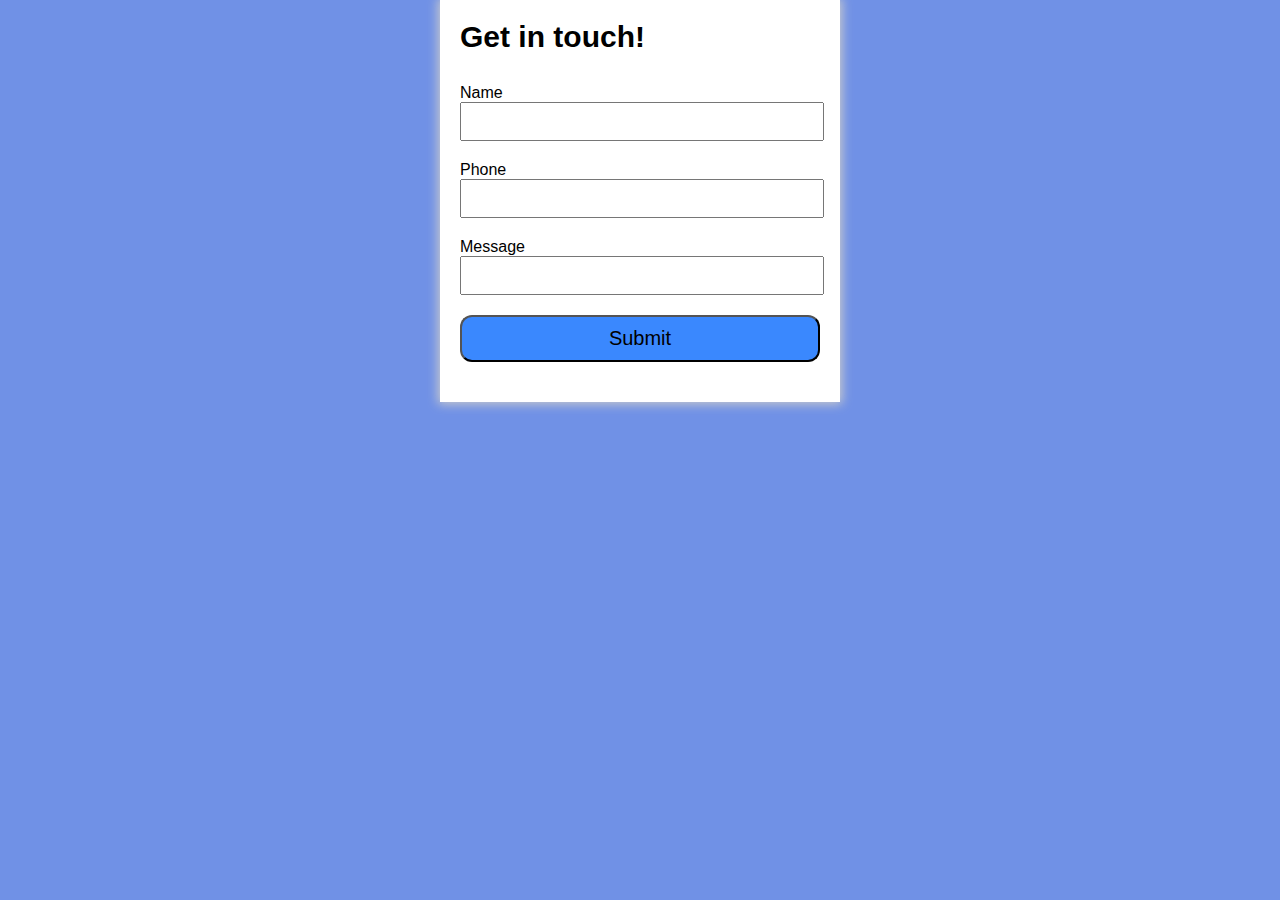
<file: GET A QUOTE/getaquotehomepage.html>
<!DOCTYPE html>
<html lang="en">
<head>
    <meta charset="UTF-8">
    <meta http-equiv='X-UA-Compatible ' content='IE-edge'>
    <title>Ria Power</title>
    <link href="https://play-lh.googleusercontent.com/qIkhTcMBIQW3E0lfxvTkukBCJlozgoL68djg_LPkdms0RtFsFh8lc9XGiCRZfPGtKVss=w400-h700-rw" rel="icon">
    <meta name="viewport" content="width=device-width, initial-scale=1.0">
    <style>
        *{
            margin: 0px;
            padding: 0px;
            font-family: sans-serif;
        }
        body{
            background-color: #7091e6;
            height: 100%;
            display: flex;
            justify-content: center;
            align-items: center;
        }
        .main{
            flex-basis: 400px;
            box-shadow: 0px 0px 10px 2px #ccc;
            background-color: white;
        }
        .main h3{
            padding: 20px 20px 10px 20px;
            font-size: 30px;
        }
        .main form{
            padding: 20px;
        }
        .form-outer{
            margin-bottom: 20px;
        }
        .form-outer label{
            display: block;
        }
        .form-outer input{
            width: 100%;
            height: 35px;
        }
        .form-outer button{
            padding: 10px 0px;
            width: 100%;
            border-radius: 12px;
            background-color: #3A88FE;
            color: black;
            font-size: 20px;
            cursor: pointer;
        }
    </style>
</head>
<body>
    <div class="main">
        <h3>Get in touch!</h3>
        <form  method="post" id="form">
            <div id="res" style="color: green;font-size: 14px;"></div>
            <div class="form-outer">
                <label>Name </label>
                <input type="text" name="name">
            </div>
            <div class="form-outer">
                <label>Phone </label>
                <input type="text" name="Phone">
            </div>
            <div class="form-outer">
                <label>Message </label>
                <input type="text" name="How can we help you?">
            </div>
            <!-- <div class="form-outer">
                <label>Message</label>
                <textarea rows="4" cols="50" type="message" name="message"></textarea>
            </div> -->
            <!-- <div class=""></div> -->
            <div class="form-outer">
                <button name="btn">Submit</button>
            </div>
        </form>
    </div>
</body>
<script>
    let url='https://script.google.com/macros/s/AKfycbwtk2mA7EAdR_qb_1aOK_iGNmRZvLjFVyWAUkJXsX556MSro84E8_J7mKraZTLftYW9EA/exec'
    let form=document.querySelector('#form');
    form.addEventListener("submit",(e)=>{
        e.target.btn.innerHTML="Submitting...";
        let d=new FormData(form);
        fetch(url,{
            method:'POST',
            body:d
        }).then((res)=>res.text())
        .then((finaLRes)=>{
            e.target.btn.innerHTML="Submit";
            document.getElementById("res").innerHTML=finaLRes;
            form.reset();
            setTimeout(()=>{
                document.getElementById("res").innerHTML='';
            },5000)
        })
        e.preventDefault();
    })
</script>
</html>
</file>
<file: css/style.css>
/********** Template CSS **********/
:root {
    --primary: #FFC707;
    --light: #F6F7F8;
    --dark: #000000;
}

.fw-medium {
    font-weight: 500 !important;
}

.fw-bold {
    font-weight: 700 !important;
}

.fw-black {
    font-weight: 900 !important;
}

.back-to-top {
    position: fixed;
    display: none;
    right: 45px;
    bottom: 45px;
    z-index: 99;
}


/*** Spinner ***/
#spinner {
    opacity: 0;
    visibility: hidden;
    transition: opacity .5s ease-out, visibility 0s linear .5s;
    z-index: 99999;
}

#spinner.show {
    transition: opacity .5s ease-out, visibility 0s linear 0s;
    visibility: visible;
    opacity: 1;
}


/*** Button ***/
.btn {
    font-weight: 500;
    transition: .5s;
}

.btn.btn-primary,
.btn.btn-outline-primary:hover {
    color: #000000;
}

.btn-square {
    width: 38px;
    height: 38px;
}

.btn-sm-square {
    width: 32px;
    height: 32px;
}

.btn-lg-square {
    width: 48px;
    height: 48px;
}

.btn-square,
.btn-sm-square,
.btn-lg-square {
    padding: 0;
    display: flex;
    align-items: center;
    justify-content: center;
    font-weight: normal;
}

/*** Navbar ***/
.navbar.sticky-top {
    top: -100px;
    transition: .5s;
}

.navbar .navbar-brand,
.navbar a.btn {
    height: 75px;
}

.navbar .navbar-nav .nav-link {
    margin-right: 30px;
    padding: 25px 0;
    color: var(--dark);
    font-size: 15px;
    font-weight: 500;
    text-transform: uppercase;
    outline: none;
}

.navbar .navbar-nav .nav-link:hover,
.navbar .navbar-nav .nav-link.active {
    color: var(--primary);
}

.navbar .dropdown-toggle::after {
    border: none;
    content: "\f107";
    font-family: "Font Awesome 5 Free";
    font-weight: 900;
    vertical-align: middle;
    margin-left: 8px;
}

@media (max-width: 991.98px) {
    .navbar .navbar-nav .nav-link  {
        margin-right: 0;
        padding: 10px 0;
    }

    .navbar .navbar-nav {
        border-top: 1px solid #EEEEEE;
    }
}

@media (min-width: 992px) {
    .navbar .nav-item .dropdown-menu {
        display: block;
        border: none;
        margin-top: 0;
        top: 150%;
        opacity: 0;
        visibility: hidden;
        transition: .5s;
    }

    .navbar .nav-item:hover .dropdown-menu {
        top: 100%;
        visibility: visible;
        transition: .5s;
        opacity: 1;
    }
}


/*** Header ***/
.owl-carousel-inner {
    position: absolute;
    width: 100%;
    height: 100%;
    top: 0;
    left: 0;
    display: flex;
    align-items: center;
    background: rgba(0, 0, 0, .1);
}

@media (max-width: 768px) {
    .header-carousel .owl-carousel-item {
        position: relative;
        min-height: 500px;
    }

    .header-carousel .owl-carousel-item img {
        position: absolute;
        width: 100%;
        height: 100%;
        object-fit: cover;
    }

    .header-carousel .owl-carousel-item p {
        font-size: 16px !important;
    }
}

.header-carousel .owl-dots {
    position: absolute;
    width: 60px;
    height: 100%;
    top: 0;
    right: 30px;
    display: flex;
    flex-direction: column;
    align-items: center;
    justify-content: center;
}

.header-carousel .owl-dots .owl-dot {
    position: relative;
    width: 45px;
    height: 45px;
    margin: 5px 0;
    background: #FFFFFF;
    box-shadow: 0 0 30px rgba(255, 255, 255, .9);
    border-radius: 45px;
    transition: .5s;
}

.header-carousel .owl-dots .owl-dot.active {
    width: 60px;
    height: 60px;
}

.header-carousel .owl-dots .owl-dot img {
    position: absolute;
    width: 100%;
    height: 100%;
    object-fit: cover;
    padding: 2px;
    border-radius: 45px;
    transition: .5s;
}

.page-header {
    background: linear-gradient(rgba(0, 0, 0, .1), rgba(0, 0, 0, .1)), url(../img/carousel-1.jpg) center center no-repeat;
    background-size: cover;
}

.breadcrumb-item + .breadcrumb-item::before {
    color: var(--light);
}


/*** About ***/
@media (min-width: 992px) {
    .container.about {
        max-width: 100% !important;
    }

    .about-text  {
        padding-right: calc(((100% - 960px) / 2) + .75rem);
    }
}

@media (min-width: 1200px) {
    .about-text  {
        padding-right: calc(((100% - 1140px) / 2) + .75rem);
    }
}

@media (min-width: 1400px) {
    .about-text  {
        padding-right: calc(((100% - 1320px) / 2) + .75rem);
    }
}


/*** Service ***/
.service-item {
    box-shadow: 0 0 45px rgba(0, 0, 0, .08);
}

.service-icon {
    position: relative;
    margin: -50px 0 25px 0;
    width: 100px;
    height: 100px;
    display: flex;
    align-items: center;
    justify-content: center;
    color: var(--primary);
    background: #FFFFFF;
    border-radius: 100px;
    box-shadow: 0 0 45px rgba(0, 0, 0, .08);
    transition: .5s;
}

.service-item:hover .service-icon {
    color: #FFFFFF;
    background: var(--primary);
}


/*** Feature ***/
@media (min-width: 992px) {
    .container.feature {
        max-width: 100% !important;
    }

    .feature-text  {
        padding-left: calc(((100% - 960px) / 2) + .75rem);
    }
}

@media (min-width: 1200px) {
    .feature-text  {
        padding-left: calc(((100% - 1140px) / 2) + .75rem);
    }
}

@media (min-width: 1400px) {
    .feature-text  {
        padding-left: calc(((100% - 1320px) / 2) + .75rem);
    }
}


/*** Project Portfolio ***/
#portfolio-flters li {
    display: inline-block;
    font-weight: 500;
    color: var(--dark);
    cursor: pointer;
    transition: .5s;
    border-bottom: 2px solid transparent;
}

#portfolio-flters li:hover,
#portfolio-flters li.active {
    color: #000000;
    border-color: #ffc400;
}

.portfolio-img {
    position: relative;
}

.portfolio-img::before,
.portfolio-img::after {
    position: absolute;
    content: "";
    width: 0;
    height: 100%;
    top: 0;
    background: var(--dark);
    transition: .5s;
}

.portfolio-img::before {
    left: 50%;
}

.portfolio-img::after {
    right: 50%;
}

.portfolio-item:hover .portfolio-img::before {
    width: 51%;
    left: 0;
}

.portfolio-item:hover .portfolio-img::after {
    width: 51%;
    right: 0;
}

.portfolio-btn {
    position: absolute;
    top: 0;
    left: 0;
    width: 100%;
    height: 100%;
    display: flex;
    align-items: center;
    justify-content: center;
    opacity: 0;
    z-index: 1;
    transition: .5s;
}

.portfolio-item:hover .portfolio-btn {
    opacity: 1;
    transition-delay: .3s;
}


/*** Quote ***/
@media (min-width: 992px) {
    .container.quote {
        max-width: 100% !important;
    }

    .quote-text  {
        padding-right: calc(((100% - 960px) / 2) + .75rem);
    }
}

@media (min-width: 1200px) {
    .quote-text  {
        padding-right: calc(((100% - 1140px) / 2) + .75rem);
    }
}

@media (min-width: 1400px) {
    .quote-text  {
        padding-right: calc(((100% - 1320px) / 2) + .75rem);
    }
}


/*** Team ***/
.team-item {
    box-shadow: 0 0 45px rgba(0, 0, 0, .08);
}

.team-item img {
    border-radius: 8px 60px 0 0;
}

.team-item .team-social {
    display: flex;
    flex-direction: column;
    align-items: center;
    justify-content: flex-end;
    transition: .5s;
}


/*** Testimonial ***/
.testimonial-carousel::before {
    position: absolute;
    content: "";
    top: 0;
    left: 0;
    height: 100%;
    width: 0;
    background: linear-gradient(to right, rgba(255, 255, 255, 0) 0%, rgba(255, 255, 255, 0) 100%);
    z-index: 1;
}

.testimonial-carousel::after {
    position: absolute;
    content: "";
    top: 0;
    right: 0;
    height: 100%;
    width: 0;
    background: linear-gradient(to left, rgba(255, 255, 255, 0) 0%, rgba(255, 255, 255, 0) 100%);
    z-index: 1;
}

@media (min-width: 768px) {
    .testimonial-carousel::before,
    .testimonial-carousel::after {
        width: 200px;
    }
}

@media (min-width: 992px) {
    .testimonial-carousel::before,
    .testimonial-carousel::after {
        width: 300px;
    }
}

.testimonial-carousel .owl-nav {
    position: absolute;
    width: 350px;
    top: 20px;
    left: 50%;
    transform: translateX(-50%);
    display: flex;
    justify-content: space-between;
    opacity: 0;
    transition: .5s;
    z-index: 1;
}

.testimonial-carousel:hover .owl-nav {
    width: 300px;
    opacity: 1;
}

.testimonial-carousel .owl-nav .owl-prev,
.testimonial-carousel .owl-nav .owl-next {
    position: relative;
    color: var(--primary);
    font-size: 45px;
    transition: .5s;
}

.testimonial-carousel .owl-nav .owl-prev:hover,
.testimonial-carousel .owl-nav .owl-next:hover {
    color: var(--dark);
}

.testimonial-carousel .testimonial-img img {
    width: 100px;
    height: 100px;
}

.testimonial-carousel .testimonial-img .btn-square {
    position: absolute;
    bottom: -19px;
    left: 50%;
    transform: translateX(-50%);
}

.testimonial-carousel .owl-item .testimonial-text {
    margin-bottom: 30px;
    box-shadow: 0 0 45px rgba(0, 0, 0, .08);
    transform: scale(.8);
    transition: .5s;
}

.testimonial-carousel .owl-item.center .testimonial-text {
    transform: scale(1);
}


/*** Contact ***/
@media (min-width: 992px) {
    .container.contact {
        max-width: 100% !important;
    }

    .contact-text  {
        padding-left: calc(((100% - 960px) / 2) + .75rem);
    }
}

@media (min-width: 1200px) {
    .contact-text  {
        padding-left: calc(((100% - 1140px) / 2) + .75rem);
    }
}

@media (min-width: 1400px) {
    .contact-text  {
        padding-left: calc(((100% - 1320px) / 2) + .75rem);
    }
}


/*** Footer ***/
.footer .btn.btn-social {
    margin-right: 5px;
    color: #9B9B9B;
    border: 1px solid #0066ff;
    background-color: #0066ff;
    border-radius: 38px;
    transition: .3s;
}

.footer .btn.btn-social:hover {
    color: var(--primary);
    border-color: var(--light);
}

.footer .btn.btn-link {
    display: block;
    margin-bottom: 5px;
    padding: 0;
    text-align: left;
    color: #000000;
    font-weight: normal;
    text-transform: capitalize;
    transition: .3s;
}

.footer .btn.btn-link::before {
    position: relative;
    content: "\f105";
    font-family: "Font Awesome 5 Free";
    font-weight: 900;
    margin-right: 10px;
}

.footer .btn.btn-link:hover {
    color: #FFC707;
    letter-spacing: 1px;
    box-shadow: none;
}

.footer .copyright {
    padding: 25px 0;
    border-top: 1px solid rgba(256, 256, 256, .1);
}

.footer .copyright a {
    color: #0066ff;
}

.footer .copyright a:hover {
    color: #0066ff;
}

.clr-primary2 {
    color: rgb(var(--primary2));
}

.bg{
    background-color: #FFC707;
}

.icon{
    color: #0066ff;
}

.text{
    color: #000000;
}

.text:hover{
    color: #000000;
}

.bg-1{
    color: #000000;
}

.nav{
    background-color: #ffffff;
}

.text-bg{
    backdrop-filter: blur(8px);
}

.about-bg{
    background-color: #00000014;
}

.service-p{
    color: #333333;
}

.projects{
    max-width: 600px;
}

.quote{
    min-height: 400px;
}

.team{
    margin: auto;
}
.quote1{
    object-fit: cover;
}

.advantages{
    margin-left: 8%;
}

.gallery{
    object-fit: cover;
}

.text-color{
    color: #ffffff;
}

.text-color1{
    color: #838383;
}

.team-bg{
    background-color: #000000;
}

.get-s{
    margin: 6rem 0; 
    background-color: #0000002b;
}

.footer-icon{
    color: #0066ff;
}

.footer-icon2{
    color: #ffffff;
}

@media (max-width: 426px) {
    .choose-icon  {
        font-size: 14px;

    }
}

@media (max-width: 426px) {
    .choose-icon2  {
        font-size: 12px;
    }
}

@media (max-width: 426px) {
    .btn-lg-square2 {
        height: 43px;
        width: 43px;
    }
}

@media (max-width: 320px) {
    .btn-lg-square3 {
        height: 37px;
        width: 37px;
    }
}

@media (max-width: 426px) {
    .choose-icon  {
        font-size: 14px;

    }
}

@media (max-width: 320px) {
    .b1-text  {
        font-size: 0.9rem;
    }
}

.commitment{
    margin-bottom: var(--mb);
}

.commitment-icon{
    width: 64px;
    height: 64px;
}
</file>
